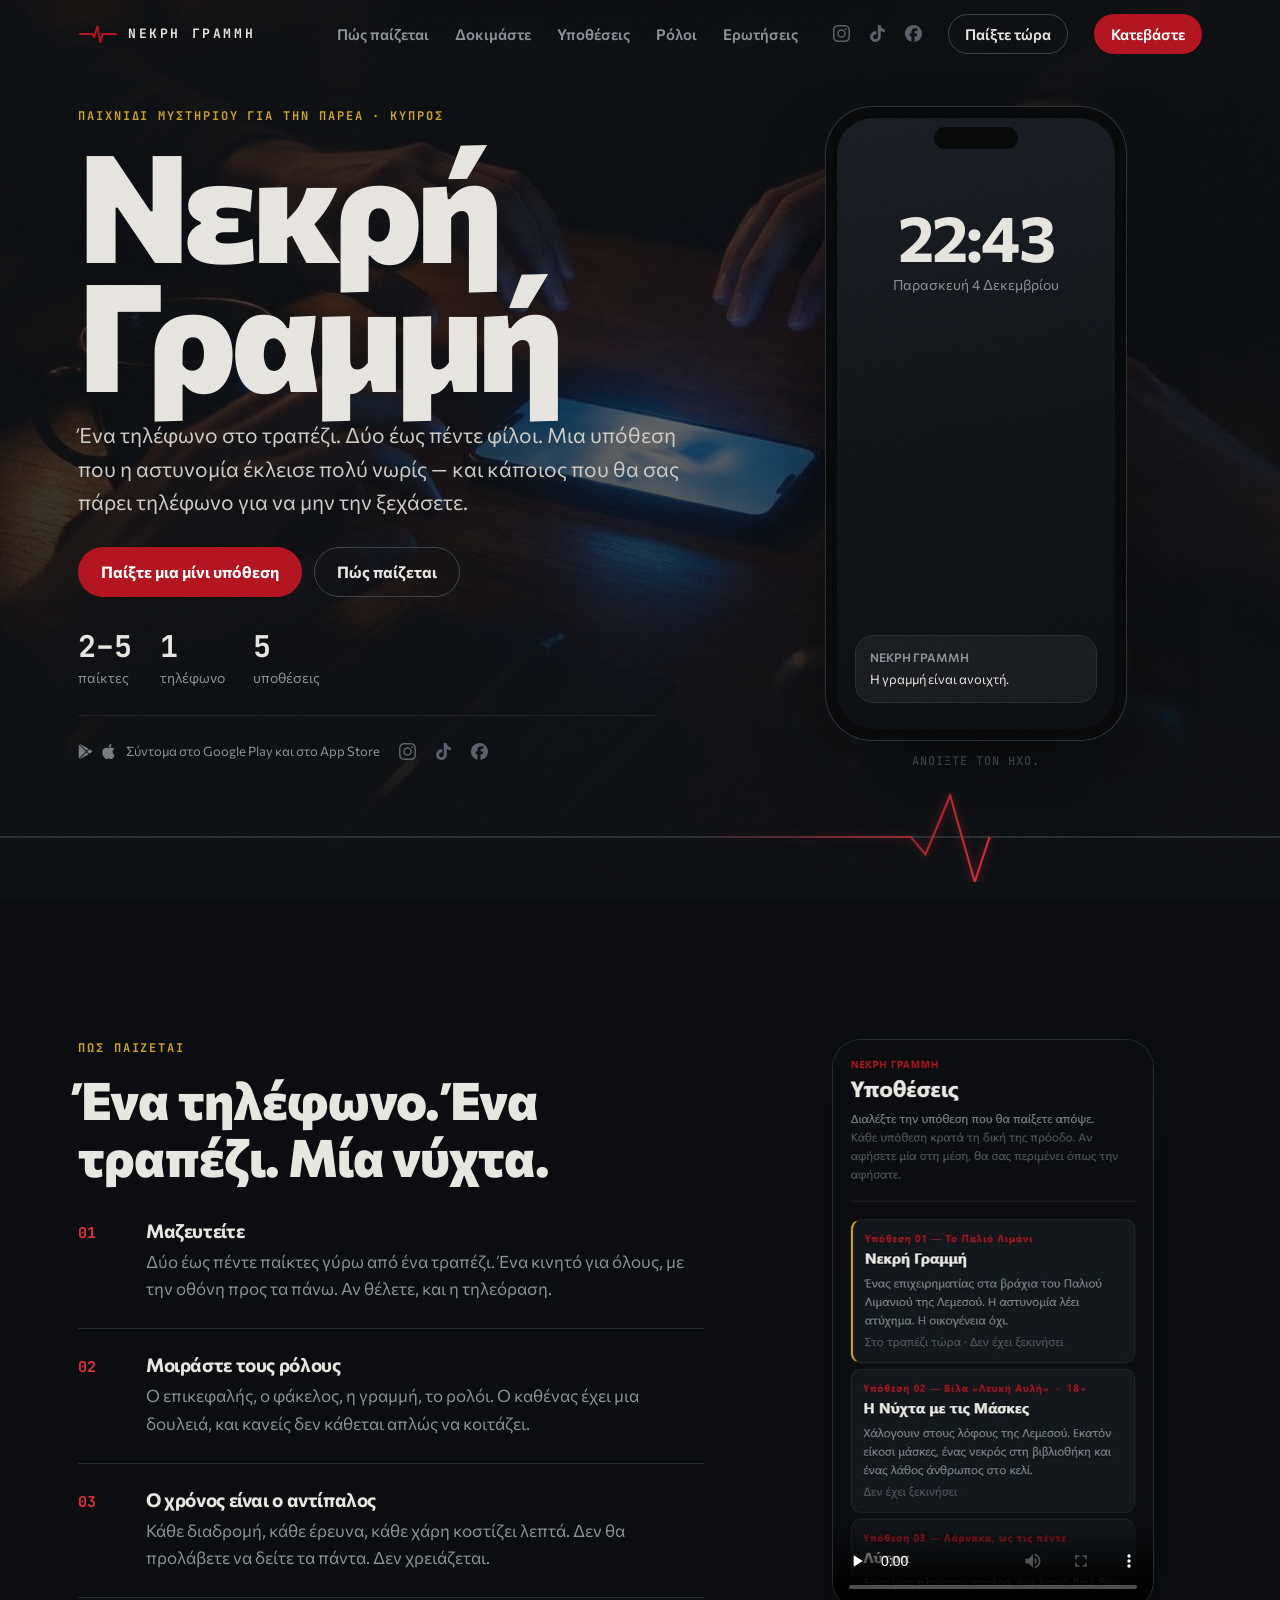
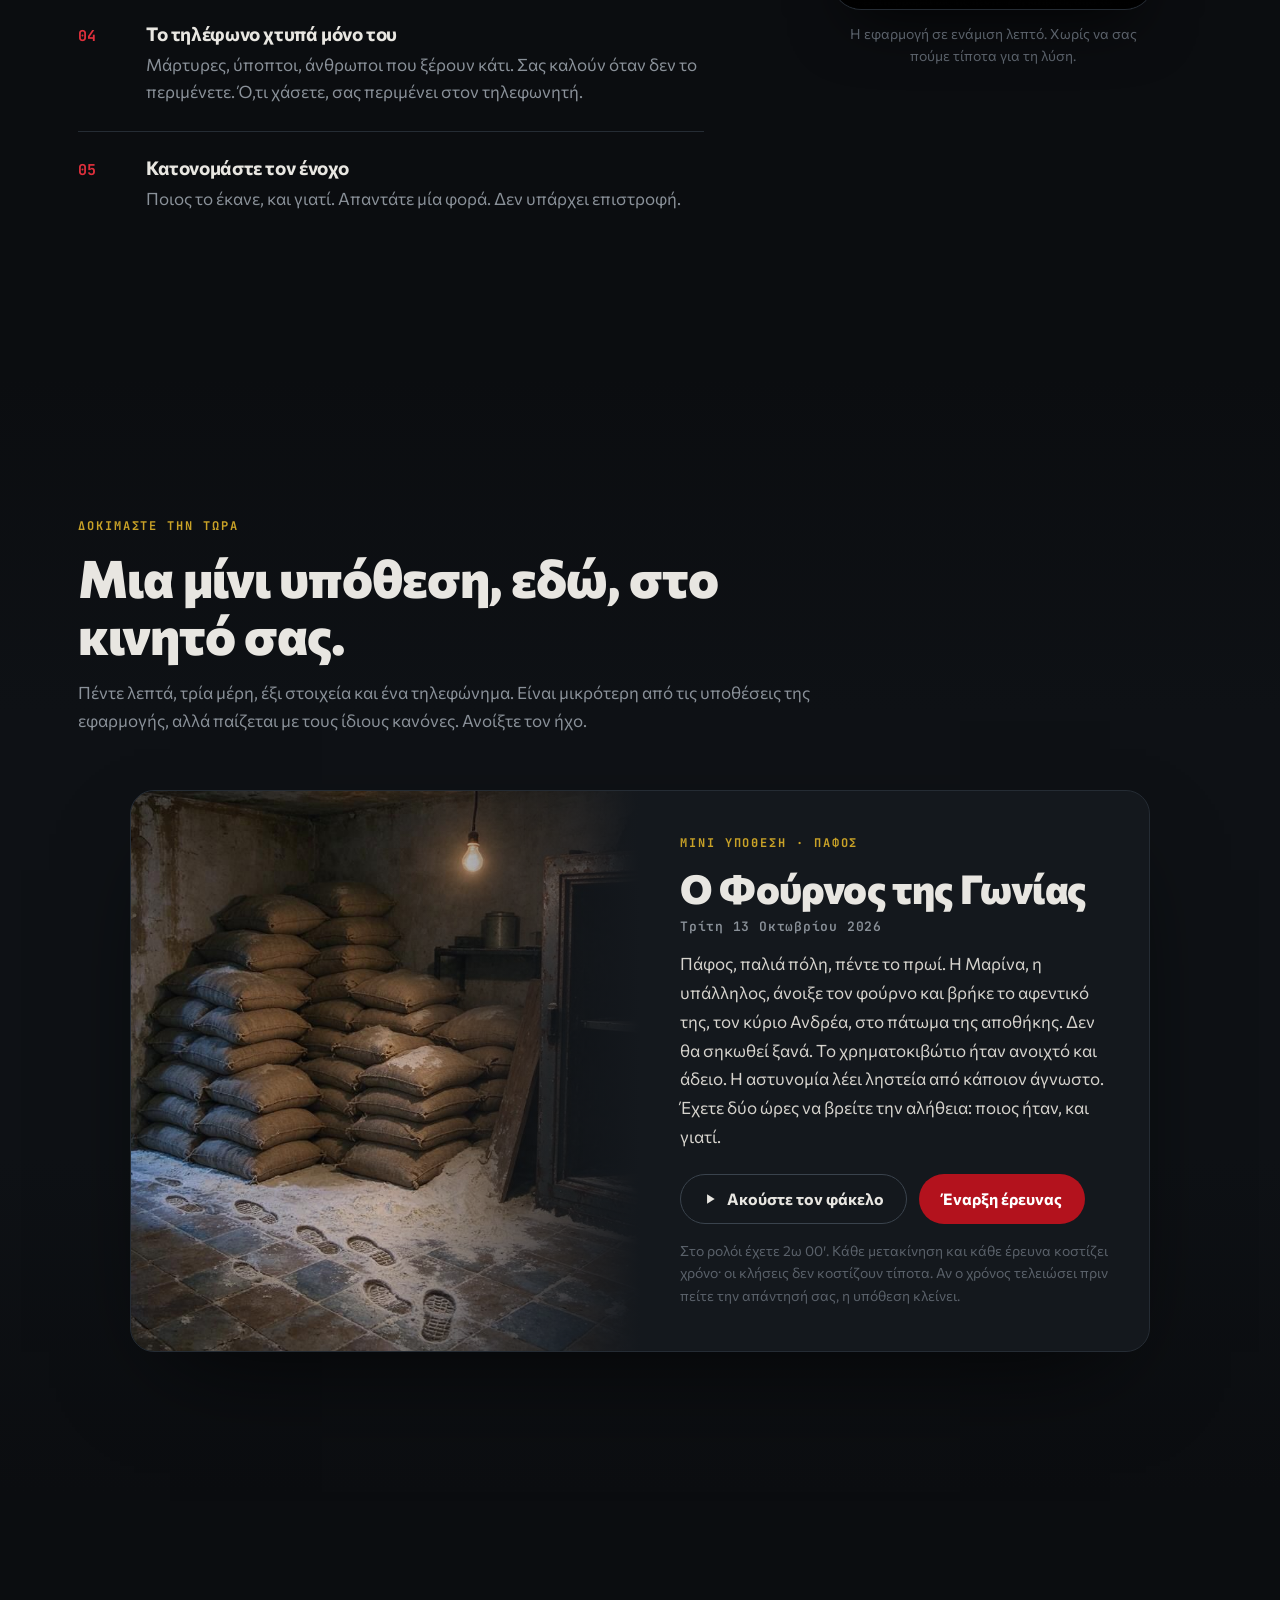
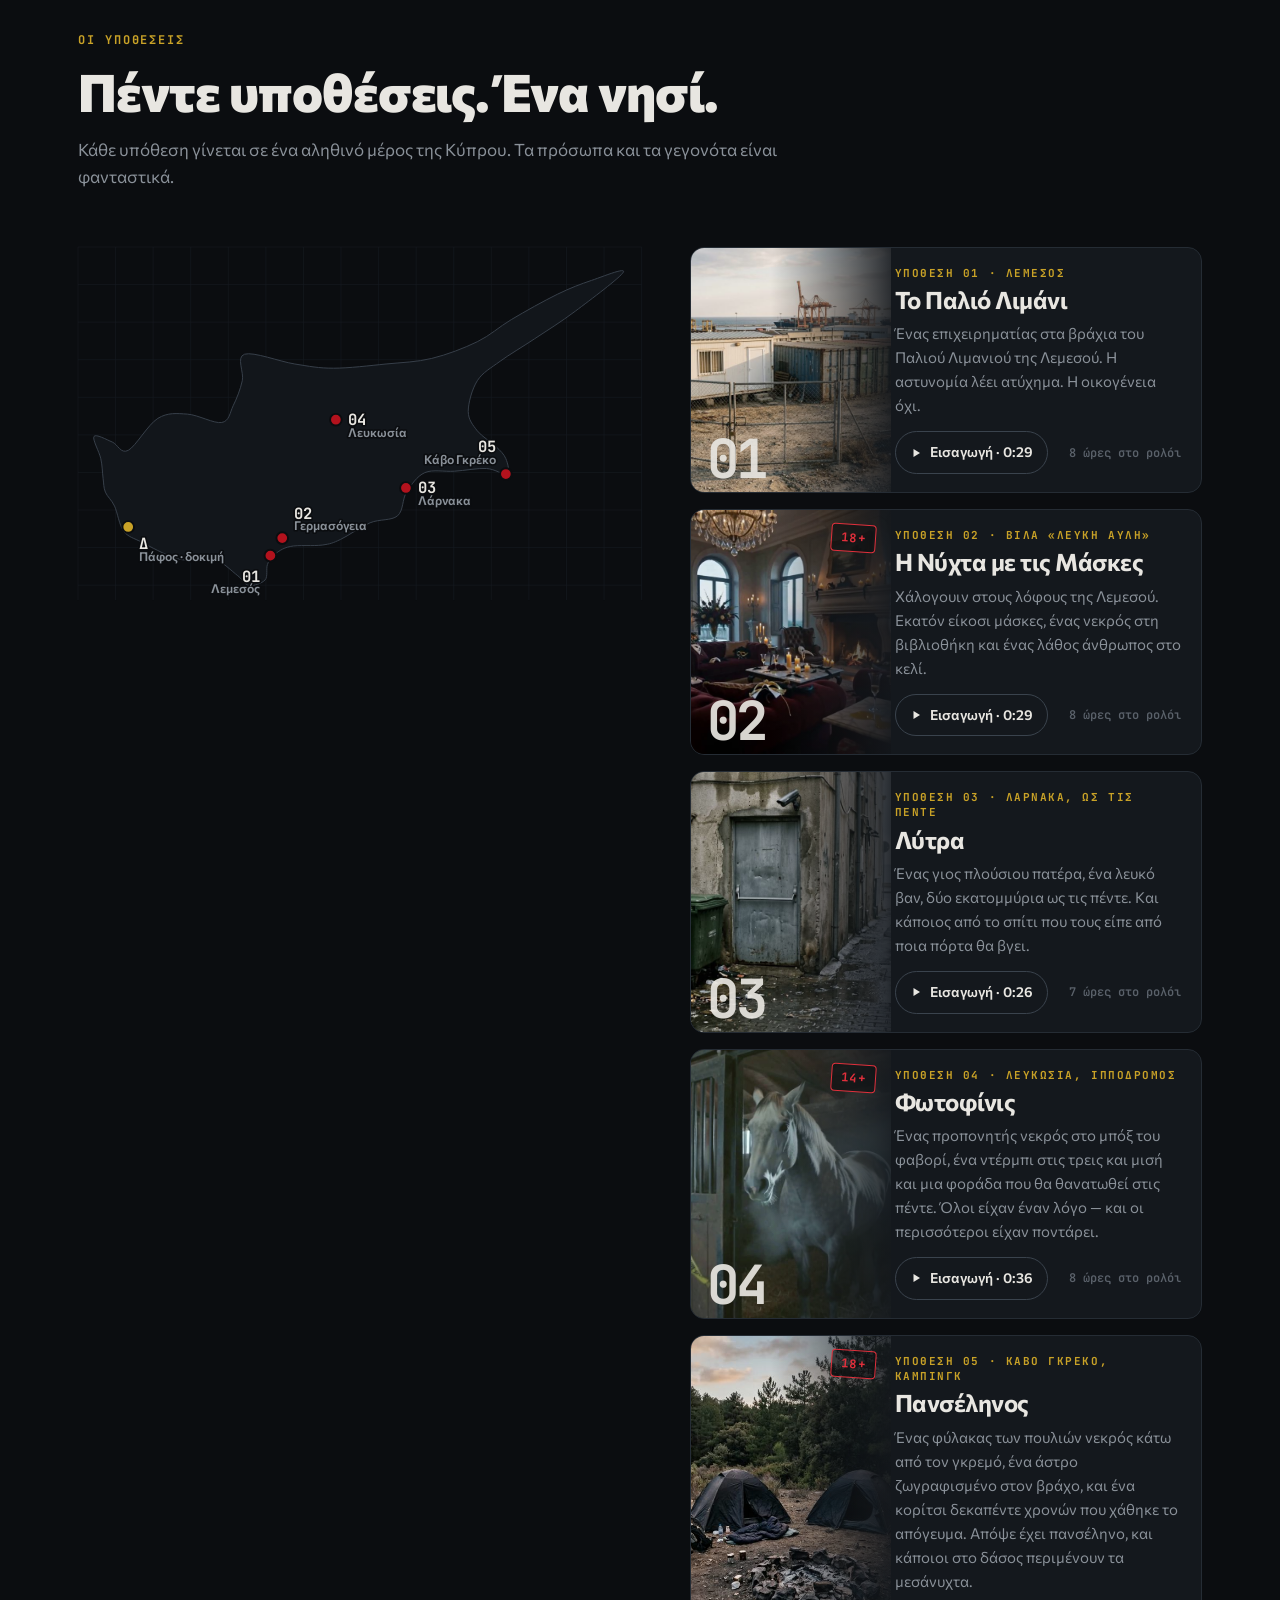
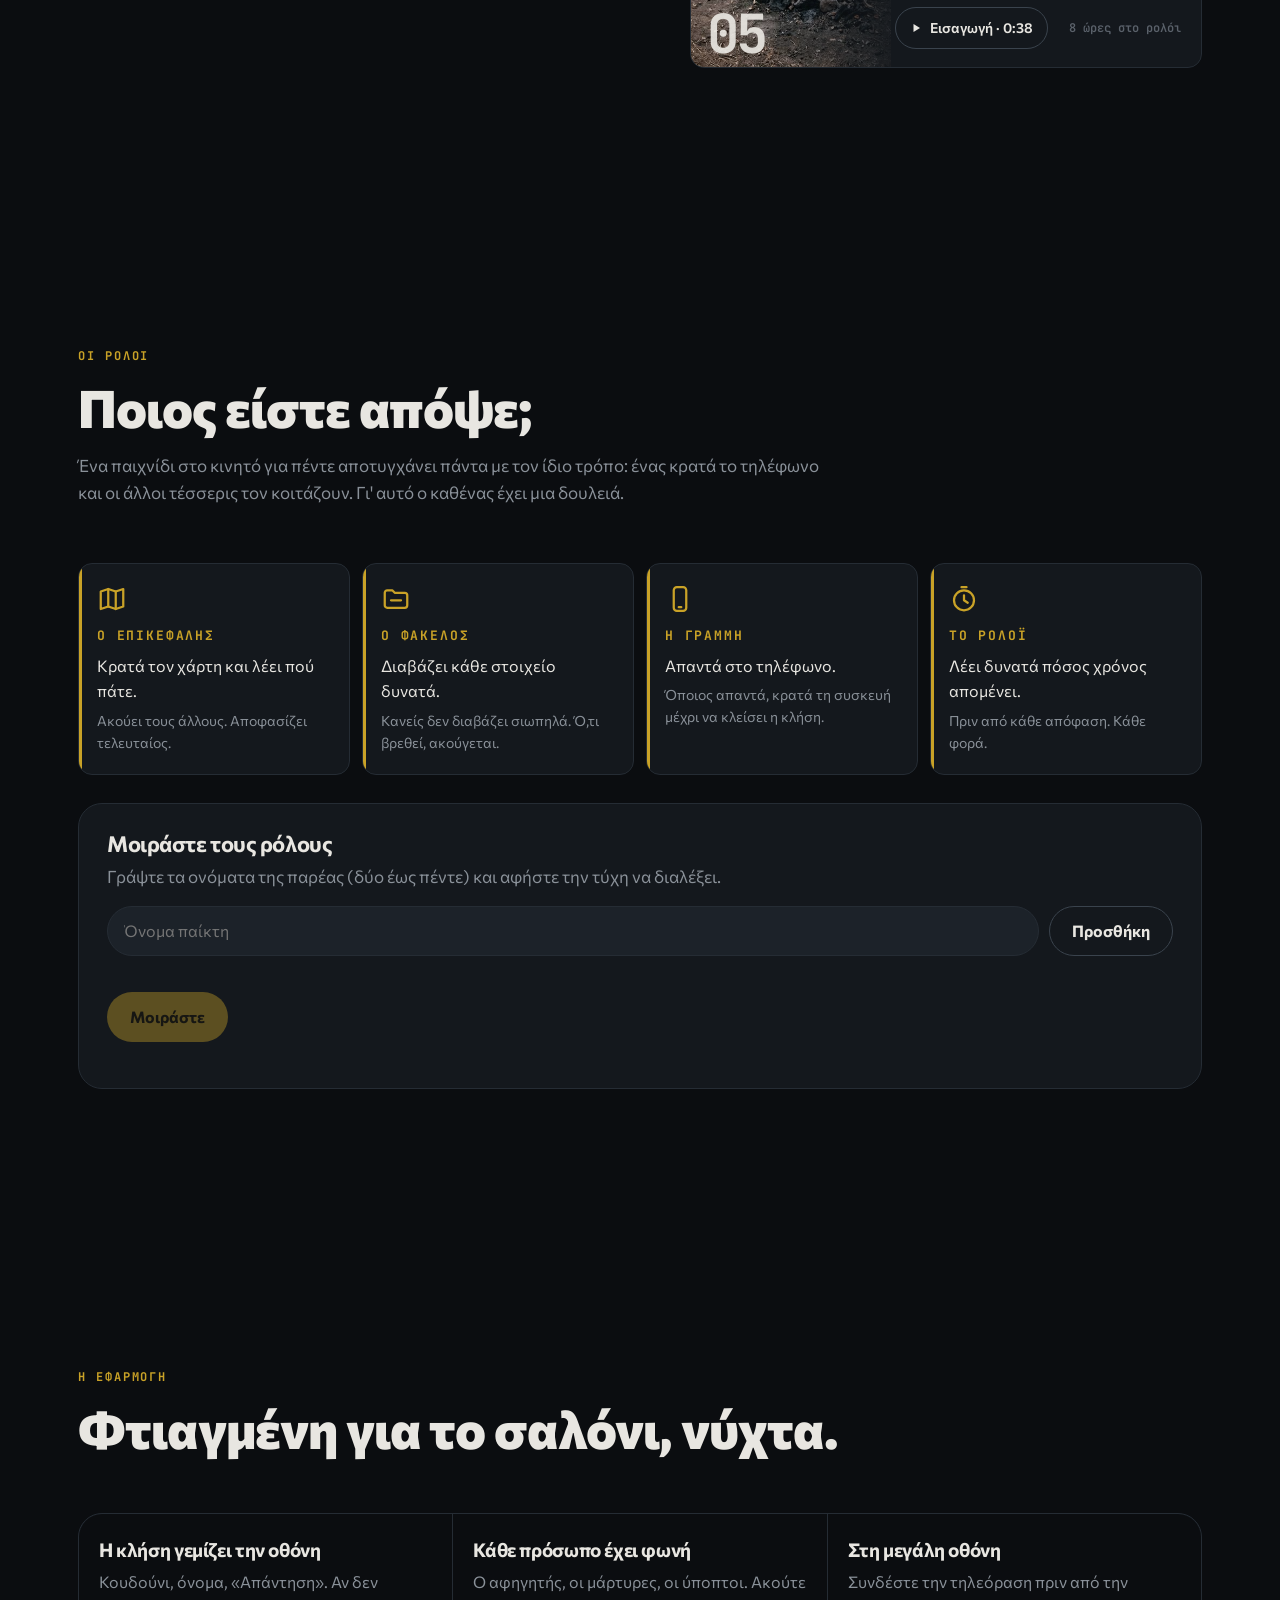
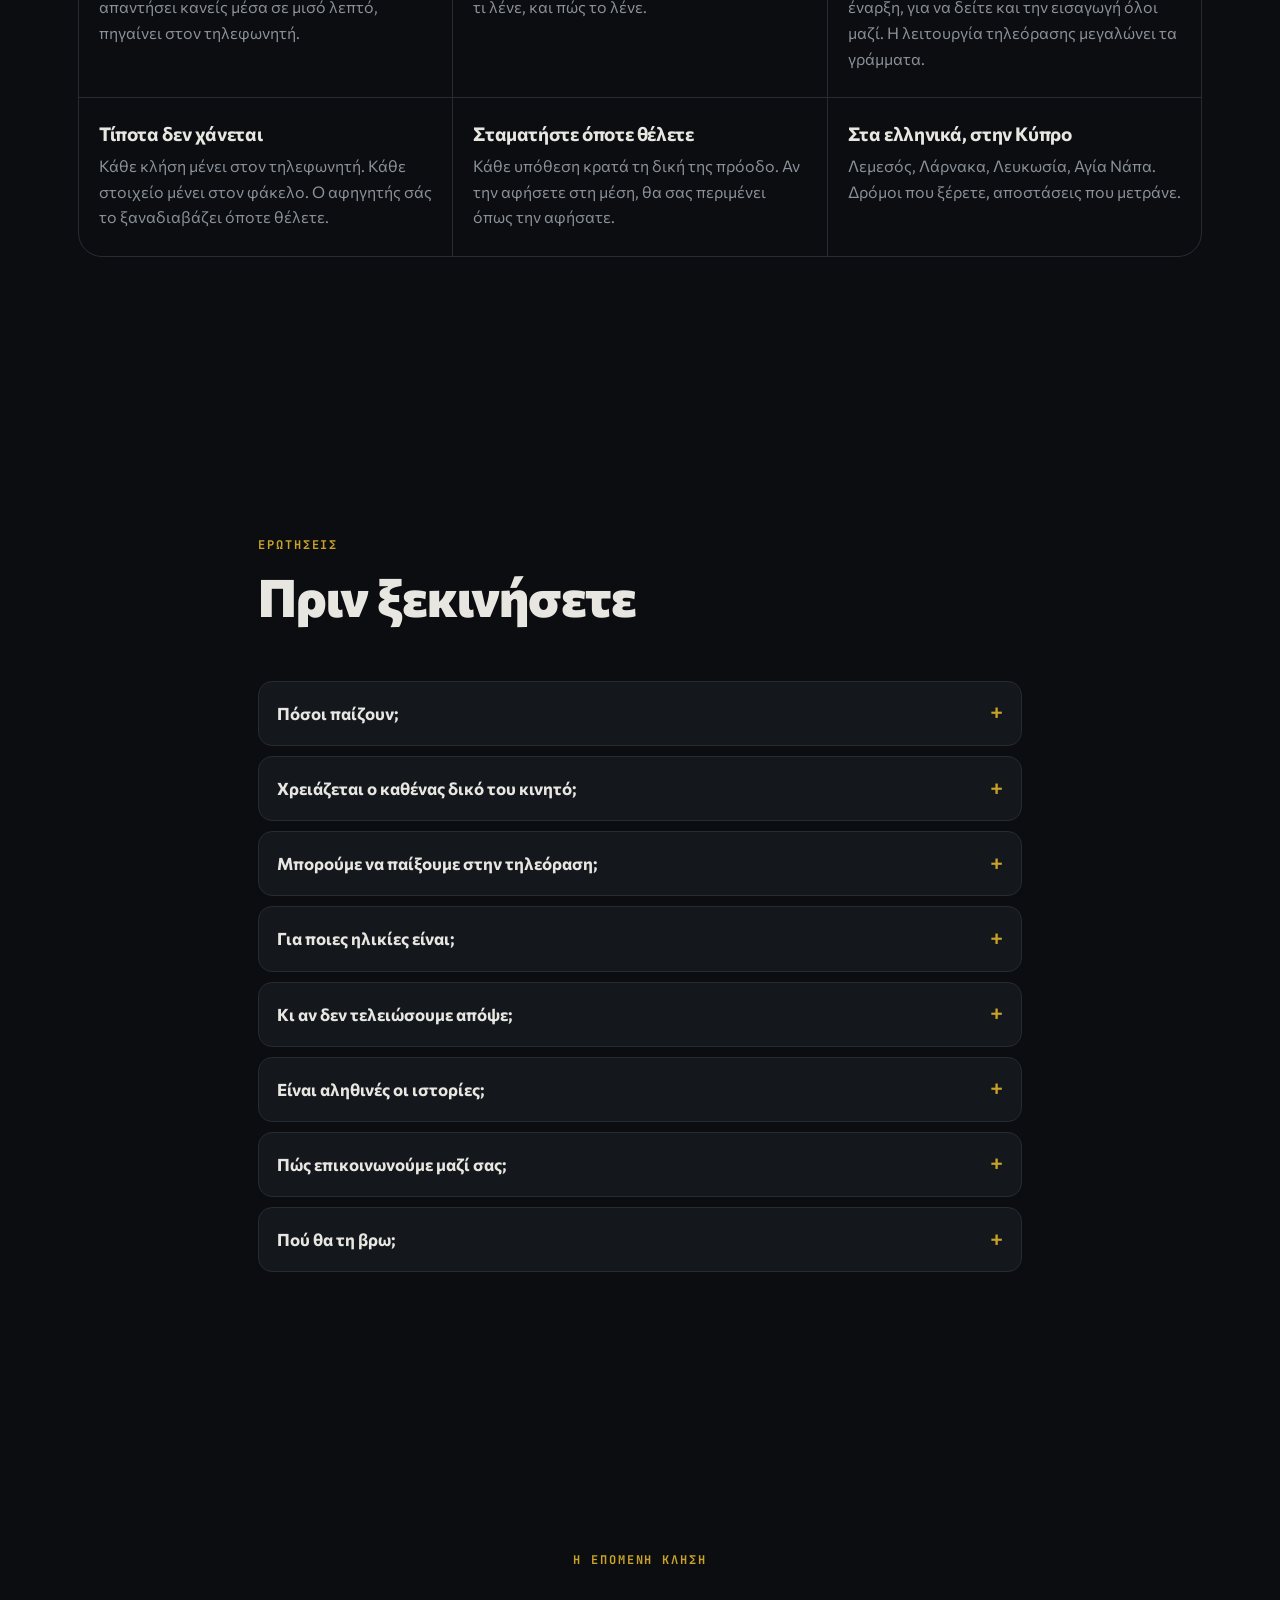
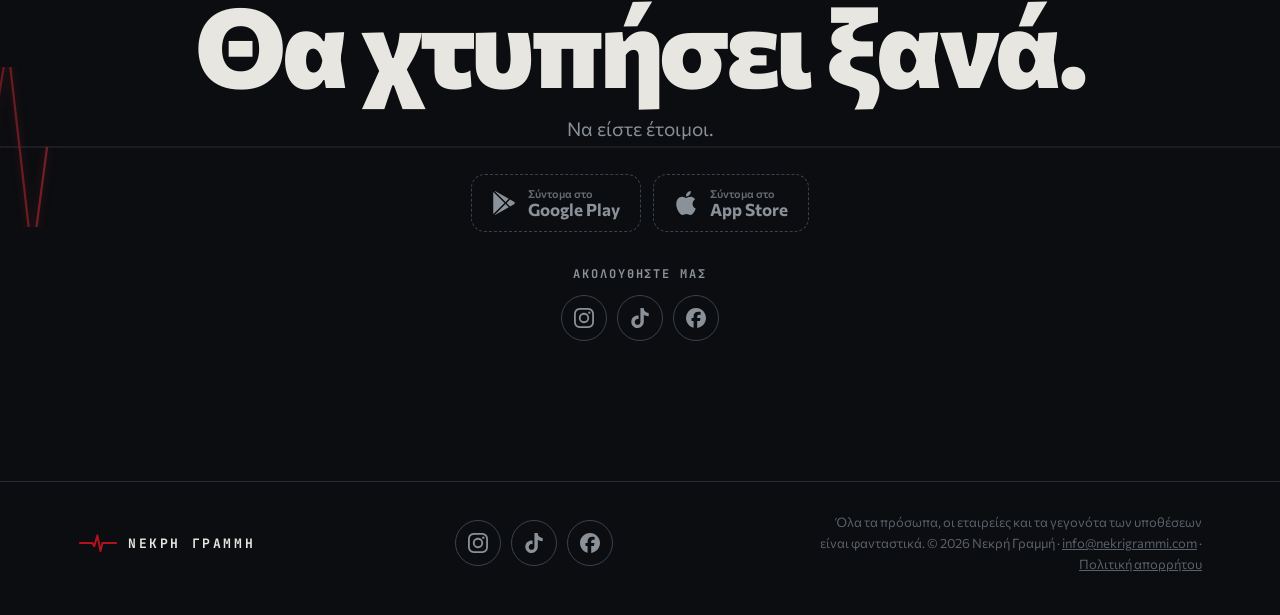
<file: index.html>
<!doctype html>
<html lang="el">
<head>
  <meta charset="utf-8">
  <meta name="viewport" content="width=device-width, initial-scale=1, viewport-fit=cover">
  <title>Νεκρή Γραμμή — Παιχνίδι μυστηρίου για την παρέα</title>
  <meta name="description" content="Ένα τηλέφωνο στο τραπέζι, δύο έως πέντε φίλοι και μια υπόθεση στην Κύπρο που η αστυνομία έκλεισε πολύ νωρίς. Οι μάρτυρες σας παίρνουν τηλέφωνο. Ο χρόνος μετράει.">
  <meta name="theme-color" content="#0B0D10">
  <meta name="color-scheme" content="dark">
  <link rel="canonical" href="https://nekrigrammi.com/" data-config="canonical">

  <meta property="og:type" content="website">
  <meta property="og:url" content="https://nekrigrammi.com/">
  <meta property="og:locale" content="el_GR">
  <meta property="og:site_name" content="Νεκρή Γραμμή">
  <meta property="og:title" content="Νεκρή Γραμμή — Θα χτυπήσει ξανά.">
  <meta property="og:description" content="Παιχνίδι μυστηρίου για δύο έως πέντε παίκτες. Ένα τηλέφωνο, ένα τραπέζι, μια υπόθεση στην Κύπρο.">
  <meta property="og:image" content="https://nekrigrammi.com/media/img/og.jpg" data-config="og-image">
  <meta property="og:image:alt" content="Ένα κινητό στη μέση του τραπεζιού, νύχτα, με μια εισερχόμενη κλήση, και τα χέρια της παρέας γύρω του.">
  <meta property="og:image:width" content="1200">
  <meta property="og:image:height" content="630">
  <meta name="twitter:card" content="summary_large_image">
  <meta name="twitter:title" content="Νεκρή Γραμμή — Θα χτυπήσει ξανά.">
  <meta name="twitter:description" content="Παιχνίδι μυστηρίου για δύο έως πέντε παίκτες. Ένα τηλέφωνο, ένα τραπέζι, μια υπόθεση στην Κύπρο.">
  <meta name="twitter:image" content="https://nekrigrammi.com/media/img/og.jpg">

  <link rel="icon" href="favicon.ico" sizes="48x48">
  <link rel="icon" type="image/png" sizes="192x192" href="media/img/icon-192.png">
  <link rel="apple-touch-icon" href="media/img/apple-touch-icon.png">
  <link rel="manifest" href="site.webmanifest">

  <link rel="preconnect" href="https://fonts.googleapis.com">
  <link rel="preconnect" href="https://fonts.gstatic.com" crossorigin>
  <link href="https://fonts.googleapis.com/css2?family=Commissioner:wght@400;500;600;700;800&family=JetBrains+Mono:wght@500;700&display=swap&subset=greek" rel="stylesheet">
  <link rel="stylesheet" href="css/site.css?v=d4baa01b">

  <script type="application/ld+json">
  {
    "@context": "https://schema.org",
    "@type": "VideoGame",
    "name": "Νεκρή Γραμμή",
    "url": "https://nekrigrammi.com/",
    "image": "https://nekrigrammi.com/media/img/og.jpg",
    "sameAs": [
      "https://www.instagram.com/nekrigrammi/",
      "https://www.facebook.com/profile.php?id=61595094895651",
      "https://www.tiktok.com/@nekrigrammi"
    ],
    "email": "info@nekrigrammi.com",
    "inLanguage": "el",
    "genre": ["Μυστήριο", "Παιχνίδι για την παρέα"],
    "numberOfPlayers": { "@type": "QuantitativeValue", "minValue": 2, "maxValue": 5 },
    "gamePlatform": ["Android", "iOS"],
    "description": "Παιχνίδι μυστηρίου για δύο έως πέντε παίκτες με ένα τηλέφωνο στο τραπέζι. Πέντε υποθέσεις στην Κύπρο."
  }
  </script>
</head>
<body>
  <a class="skip" href="#main">Μετάβαση στο περιεχόμενο</a>

  <!-- ===== Header ===== -->
  <header class="site-header" id="top">
    <div class="wrap header-row">
      <a class="brand" href="#top" aria-label="Νεκρή Γραμμή — αρχή">
        <svg class="brand-mark" viewBox="0 0 64 32" aria-hidden="true"><path d="M3 16h20l3 5 5-17 5 25 3-13h22" /></svg>
        <span class="brand-name">ΝΕΚΡΗ ΓΡΑΜΜΗ</span>
      </a>
      <nav class="nav" id="nav" aria-label="Κύριο μενού">
        <a href="#how">Πώς παίζεται</a>
        <a href="#demo">Δοκιμάστε</a>
        <a href="#cases">Υποθέσεις</a>
        <a href="#roles">Ρόλοι</a>
        <a href="#faq">Ερωτήσεις</a>
        <ul class="nav-social" id="socialHeader" aria-label="Κοινωνικά δίκτυα"></ul>
        <a class="btn btn-small btn-ghost nav-play" href="#demo">Παίξτε τώρα</a>
        <a class="btn btn-small btn-blood nav-cta" id="navCta" href="#download">Κατεβάστε</a>
      </nav>
      <a class="btn btn-small btn-blood header-get" id="headerGet" href="#download">Κατεβάστε</a>
      <button class="nav-toggle" id="navToggle" aria-controls="nav" aria-expanded="false" aria-label="Μενού">
        <span></span><span></span>
      </button>
    </div>
  </header>

  <main id="main">
    <!-- ===== Hero: the site rings ===== -->
    <section class="hero" aria-labelledby="heroTitle">
      <div class="hero-bg" aria-hidden="true"><img src="media/img/hero.jpg" alt="" fetchpriority="high"></div>
      <div class="wrap hero-grid">
        <div class="hero-copy">
          <p class="kicker">Παιχνίδι μυστηρίου για την παρέα · Κύπρος</p>
          <h1 id="heroTitle">Νεκρή<br>Γραμμή</h1>
          <p class="lead">Ένα τηλέφωνο στο τραπέζι. Δύο έως πέντε φίλοι. Μια υπόθεση που η αστυνομία έκλεισε πολύ νωρίς&nbsp;— και κάποιος που θα σας πάρει τηλέφωνο για να μην την ξεχάσετε.</p>
          <div class="hero-actions">
            <a class="btn btn-blood" href="#demo">Παίξτε μια μίνι υπόθεση</a>
            <a class="btn btn-ghost" href="#how">Πώς παίζεται</a>
          </div>
          <div class="hero-badges" id="heroBadges" hidden></div>
          <ul class="facts" aria-label="Με μια ματιά">
            <li><b>2–5</b><span>παίκτες</span></li>
            <li><b>1</b><span>τηλέφωνο</span></li>
            <li><b>5</b><span>υποθέσεις</span></li>
          </ul>
          <div class="hero-links" id="heroLinks" hidden>
            <a class="hero-stores" id="heroStores" href="#download"></a>
            <ul class="hero-social" id="socialHero" aria-label="Κοινωνικά δίκτυα"></ul>
          </div>
        </div>

        <div class="hero-phone">
          <div class="phone" id="heroPhone" data-state="idle">
            <div class="phone-notch" aria-hidden="true"></div>
            <div class="phone-screen" id="heroCall" aria-live="polite"></div>
          </div>
          <p class="phone-hint" id="heroHint">Ανοίξτε τον ήχο.</p>
        </div>
      </div>
      <canvas class="pulse-line" id="pulseLine" aria-hidden="true"></canvas>
    </section>

    <!-- ===== How it plays ===== -->
    <section class="section" id="how" aria-labelledby="howTitle">
      <div class="wrap how-grid">
        <div>
          <p class="kicker">Πώς παίζεται</p>
          <h2 id="howTitle">Ένα τηλέφωνο. Ένα τραπέζι. Μία νύχτα.</h2>
          <ol class="steps">
            <li class="reveal">
              <span class="step-n">01</span>
              <div><h3>Μαζευτείτε</h3><p>Δύο έως πέντε παίκτες γύρω από ένα τραπέζι. Ένα κινητό για όλους, με την οθόνη προς τα πάνω. Αν θέλετε, και η τηλεόραση.</p></div>
            </li>
            <li class="reveal">
              <span class="step-n">02</span>
              <div><h3>Μοιράστε τους ρόλους</h3><p>Ο επικεφαλής, ο φάκελος, η γραμμή, το ρολόι. Ο καθένας έχει μια δουλειά, και κανείς δεν κάθεται απλώς να κοιτάζει.</p></div>
            </li>
            <li class="reveal">
              <span class="step-n">03</span>
              <div><h3>Ο χρόνος είναι ο αντίπαλος</h3><p>Κάθε διαδρομή, κάθε έρευνα, κάθε χάρη κοστίζει λεπτά. Δεν θα προλάβετε να δείτε τα πάντα. Δεν χρειάζεται.</p></div>
            </li>
            <li class="reveal">
              <span class="step-n">04</span>
              <div><h3>Το τηλέφωνο χτυπά μόνο του</h3><p>Μάρτυρες, ύποπτοι, άνθρωποι που ξέρουν κάτι. Σας καλούν όταν δεν το περιμένετε. Ό,τι χάσετε, σας περιμένει στον τηλεφωνητή.</p></div>
            </li>
            <li class="reveal">
              <span class="step-n">05</span>
              <div><h3>Κατονομάστε τον ένοχο</h3><p>Ποιος το έκανε, και γιατί. Απαντάτε μία φορά. Δεν υπάρχει επιστροφή.</p></div>
            </li>
          </ol>
        </div>
        <figure class="film reveal">
          <div class="film-frame">
            <video id="howVideo" src="media/video/how-to-play.mp4" poster="media/video/how-to-play.jpg" preload="none" playsinline controls></video>
          </div>
          <figcaption>Η εφαρμογή σε ενάμιση λεπτό. Χωρίς να σας πούμε τίποτα για τη λύση.</figcaption>
        </figure>
      </div>
    </section>

    <!-- ===== The playable mini-case ===== -->
    <section class="section section-demo" id="demo" aria-labelledby="demoTitle">
      <div class="wrap">
        <div class="section-head">
          <p class="kicker">Δοκιμάστε την τώρα</p>
          <h2 id="demoTitle">Μια μίνι υπόθεση, εδώ, στο κινητό σας.</h2>
          <p class="muted">Πέντε λεπτά, τρία μέρη, έξι στοιχεία και ένα τηλεφώνημα. Είναι μικρότερη από τις υποθέσεις της εφαρμογής, αλλά παίζεται με τους ίδιους κανόνες. Ανοίξτε τον ήχο.</p>
        </div>
        <div class="demo" id="demoApp" aria-live="polite"></div>
      </div>
    </section>

    <!-- ===== The cases and the island ===== -->
    <section class="section" id="cases" aria-labelledby="casesTitle">
      <div class="wrap">
        <div class="section-head">
          <p class="kicker">Οι υποθέσεις</p>
          <h2 id="casesTitle">Πέντε υποθέσεις. Ένα νησί.</h2>
          <p class="muted">Κάθε υπόθεση γίνεται σε ένα αληθινό μέρος της Κύπρου. Τα πρόσωπα και τα γεγονότα είναι φανταστικά.</p>
        </div>
        <div class="cases-grid">
          <div class="map-wrap reveal">
            <svg class="island" id="island" viewBox="0 0 870 545" role="img" aria-label="Χάρτης της Κύπρου με τα μέρη των υποθέσεων"></svg>
          </div>
          <div class="dossiers" id="dossiers"></div>
        </div>
      </div>
    </section>

    <!-- ===== Roles, and who gets which ===== -->
    <section class="section" id="roles" aria-labelledby="rolesTitle">
      <div class="wrap">
        <div class="section-head">
          <p class="kicker">Οι ρόλοι</p>
          <h2 id="rolesTitle">Ποιος είστε απόψε;</h2>
          <p class="muted">Ένα παιχνίδι στο κινητό για πέντε αποτυγχάνει πάντα με τον ίδιο τρόπο: ένας κρατά το τηλέφωνο και οι άλλοι τέσσερις τον κοιτάζουν. Γι' αυτό ο καθένας έχει μια δουλειά.</p>
        </div>
        <div class="roles" id="roleCards"></div>

        <div class="dealer reveal" id="dealer">
          <div class="dealer-head">
            <h3>Μοιράστε τους ρόλους</h3>
            <p class="muted">Γράψτε τα ονόματα της παρέας (δύο έως πέντε) και αφήστε την τύχη να διαλέξει.</p>
          </div>
          <form class="dealer-form" id="dealerForm" autocomplete="off">
            <label class="sr-only" for="dealerName">Όνομα παίκτη</label>
            <input id="dealerName" type="text" maxlength="20" placeholder="Όνομα παίκτη" enterkeyhint="done">
            <button class="btn btn-ghost" type="submit">Προσθήκη</button>
          </form>
          <ul class="chips" id="dealerChips" aria-label="Παίκτες"></ul>
          <button class="btn btn-gold" id="dealerDeal" type="button" disabled>Μοιράστε</button>
          <ol class="deal" id="dealerResult" aria-live="polite"></ol>
        </div>
      </div>
    </section>

    <!-- ===== What the app does ===== -->
    <section class="section" aria-labelledby="featTitle">
      <div class="wrap">
        <div class="section-head">
          <p class="kicker">Η εφαρμογή</p>
          <h2 id="featTitle">Φτιαγμένη για το σαλόνι, νύχτα.</h2>
        </div>
        <ul class="features">
          <li class="reveal"><h3>Η κλήση γεμίζει την οθόνη</h3><p>Κουδούνι, όνομα, «Απάντηση». Αν δεν απαντήσει κανείς μέσα σε μισό λεπτό, πηγαίνει στον τηλεφωνητή.</p></li>
          <li class="reveal"><h3>Κάθε πρόσωπο έχει φωνή</h3><p>Ο αφηγητής, οι μάρτυρες, οι ύποπτοι. Ακούτε τι λένε, και πώς το λένε.</p></li>
          <li class="reveal"><h3>Στη μεγάλη οθόνη</h3><p>Συνδέστε την τηλεόραση πριν από την έναρξη, για να δείτε και την εισαγωγή όλοι μαζί. Η λειτουργία τηλεόρασης μεγαλώνει τα γράμματα.</p></li>
          <li class="reveal"><h3>Τίποτα δεν χάνεται</h3><p>Κάθε κλήση μένει στον τηλεφωνητή. Κάθε στοιχείο μένει στον φάκελο. Ο αφηγητής σάς το ξαναδιαβάζει όποτε θέλετε.</p></li>
          <li class="reveal"><h3>Σταματήστε όποτε θέλετε</h3><p>Κάθε υπόθεση κρατά τη δική της πρόοδο. Αν την αφήσετε στη μέση, θα σας περιμένει όπως την αφήσατε.</p></li>
          <li class="reveal"><h3>Στα ελληνικά, στην Κύπρο</h3><p>Λεμεσός, Λάρνακα, Λευκωσία, Αγία Νάπα. Δρόμοι που ξέρετε, αποστάσεις που μετράνε.</p></li>
        </ul>
      </div>
    </section>

    <!-- ===== FAQ ===== -->
    <section class="section" id="faq" aria-labelledby="faqTitle">
      <div class="wrap narrow">
        <div class="section-head">
          <p class="kicker">Ερωτήσεις</p>
          <h2 id="faqTitle">Πριν ξεκινήσετε</h2>
        </div>
        <div class="faq">
          <details><summary>Πόσοι παίζουν;</summary><p>Δύο έως πέντε. Με δύο ή τρεις, μοιράζεστε τους ρόλους όπως σας βολεύει. Ο φάκελος και η γραμμή είναι οι δύο που μετράνε.</p></details>
          <details><summary>Χρειάζεται ο καθένας δικό του κινητό;</summary><p>Όχι. Η παρέα παίζει με ένα τηλέφωνο, στη μέση του τραπεζιού. Το παιχνίδι δουλεύει καλύτερα όταν μιλάτε μεταξύ σας και όχι όταν κοιτάζετε την οθόνη.</p></details>
          <details><summary>Μπορούμε να παίξουμε στην τηλεόραση;</summary><p>Ναι. Στο Android, πατήστε «Σύνδεση σε τηλεόραση» πριν από την «Έναρξη έρευνας». Στο iPhone, ανοίξτε το Κέντρο Ελέγχου και επιλέξτε «Κατοπτρισμός οθόνης».</p></details>
          <details><summary>Για ποιες ηλικίες είναι;</summary><p>Κάθε υπόθεση γράφει τι περιέχει πριν ξεκινήσει. Κάποιες είναι για 14 και πάνω, κάποιες για ενήλικες. Θα το δείτε στον φάκελο κάθε υπόθεσης πιο πάνω.</p></details>
          <details><summary>Κι αν δεν τελειώσουμε απόψε;</summary><p>Κάθε υπόθεση κρατά τη δική της πρόοδο. Οι κλήσεις που θα χτυπούσαν στο μεταξύ θα σας περιμένουν στον τηλεφωνητή.</p></details>
          <details><summary>Είναι αληθινές οι ιστορίες;</summary><p>Όχι. Τα μέρη είναι αληθινά, οι αποστάσεις επίσης. Τα πρόσωπα, οι εταιρείες και τα γεγονότα είναι φανταστικά.</p></details>
          <details id="faqContact" hidden><summary>Πώς επικοινωνούμε μαζί σας;</summary><p data-config="contact-text"></p></details>
          <details><summary>Πού θα τη βρω;</summary><p data-config="stores-text">Η εφαρμογή έρχεται σύντομα για Android και iPhone. Ακολουθήστε μας για να μάθετε πρώτοι πότε.</p></details>
        </div>
      </div>
    </section>

    <!-- ===== Download ===== -->
    <section class="section final" id="download" aria-labelledby="finalTitle">
      <canvas class="pulse-line pulse-line-final" id="pulseFinal" aria-hidden="true"></canvas>
      <div class="wrap final-inner">
        <p class="kicker">Η επόμενη κλήση</p>
        <h2 id="finalTitle">Θα χτυπήσει ξανά.</h2>
        <p class="muted">Να είστε έτοιμοι.</p>
        <div class="stores" id="stores"></div>
        <p class="follow" id="followLabel" hidden>Ακολουθήστε μας</p>
        <ul class="social" id="socialFinal" aria-label="Κοινωνικά δίκτυα"></ul>
      </div>
    </section>
  </main>

  <footer class="site-footer">
    <div class="wrap footer-row">
      <div class="footer-brand">
        <svg class="brand-mark" viewBox="0 0 64 32" aria-hidden="true"><path d="M3 16h20l3 5 5-17 5 25 3-13h22" /></svg>
        <span>ΝΕΚΡΗ ΓΡΑΜΜΗ</span>
      </div>
      <ul class="social" id="socialFooter" aria-label="Κοινωνικά δίκτυα"></ul>
      <p class="faint small">Όλα τα πρόσωπα, οι εταιρείες και τα γεγονότα των υποθέσεων είναι φανταστικά. © <span id="year">2026</span> Νεκρή Γραμμή<span data-config="contact"></span> · <a href="/privacy/">Πολιτική απορρήτου</a></p>
    </div>
  </footer>

  <!-- Video player for the case intros -->
  <dialog class="modal" id="videoModal" aria-labelledby="videoTitle">
    <div class="modal-inner">
      <button class="modal-close" type="button" data-close aria-label="Κλείσιμο">×</button>
      <p class="kicker" id="videoKicker"></p>
      <h3 id="videoTitle"></h3>
      <p class="warning" id="videoWarning" hidden></p>
      <div class="modal-video"><video id="videoPlayer" playsinline controls preload="none"></video></div>
    </div>
  </dialog>

  <script src="js/config.js?v=d4baa01b"></script>
  <script src="js/data.js?v=d4baa01b"></script>
  <script src="js/timings.js?v=d4baa01b"></script>
  <script src="js/icons.js?v=d4baa01b"></script>
  <script src="js/call.js?v=d4baa01b"></script>
  <script src="js/demo.js?v=d4baa01b"></script>
  <script src="js/main.js?v=d4baa01b"></script>
</body>
</html>
</file>
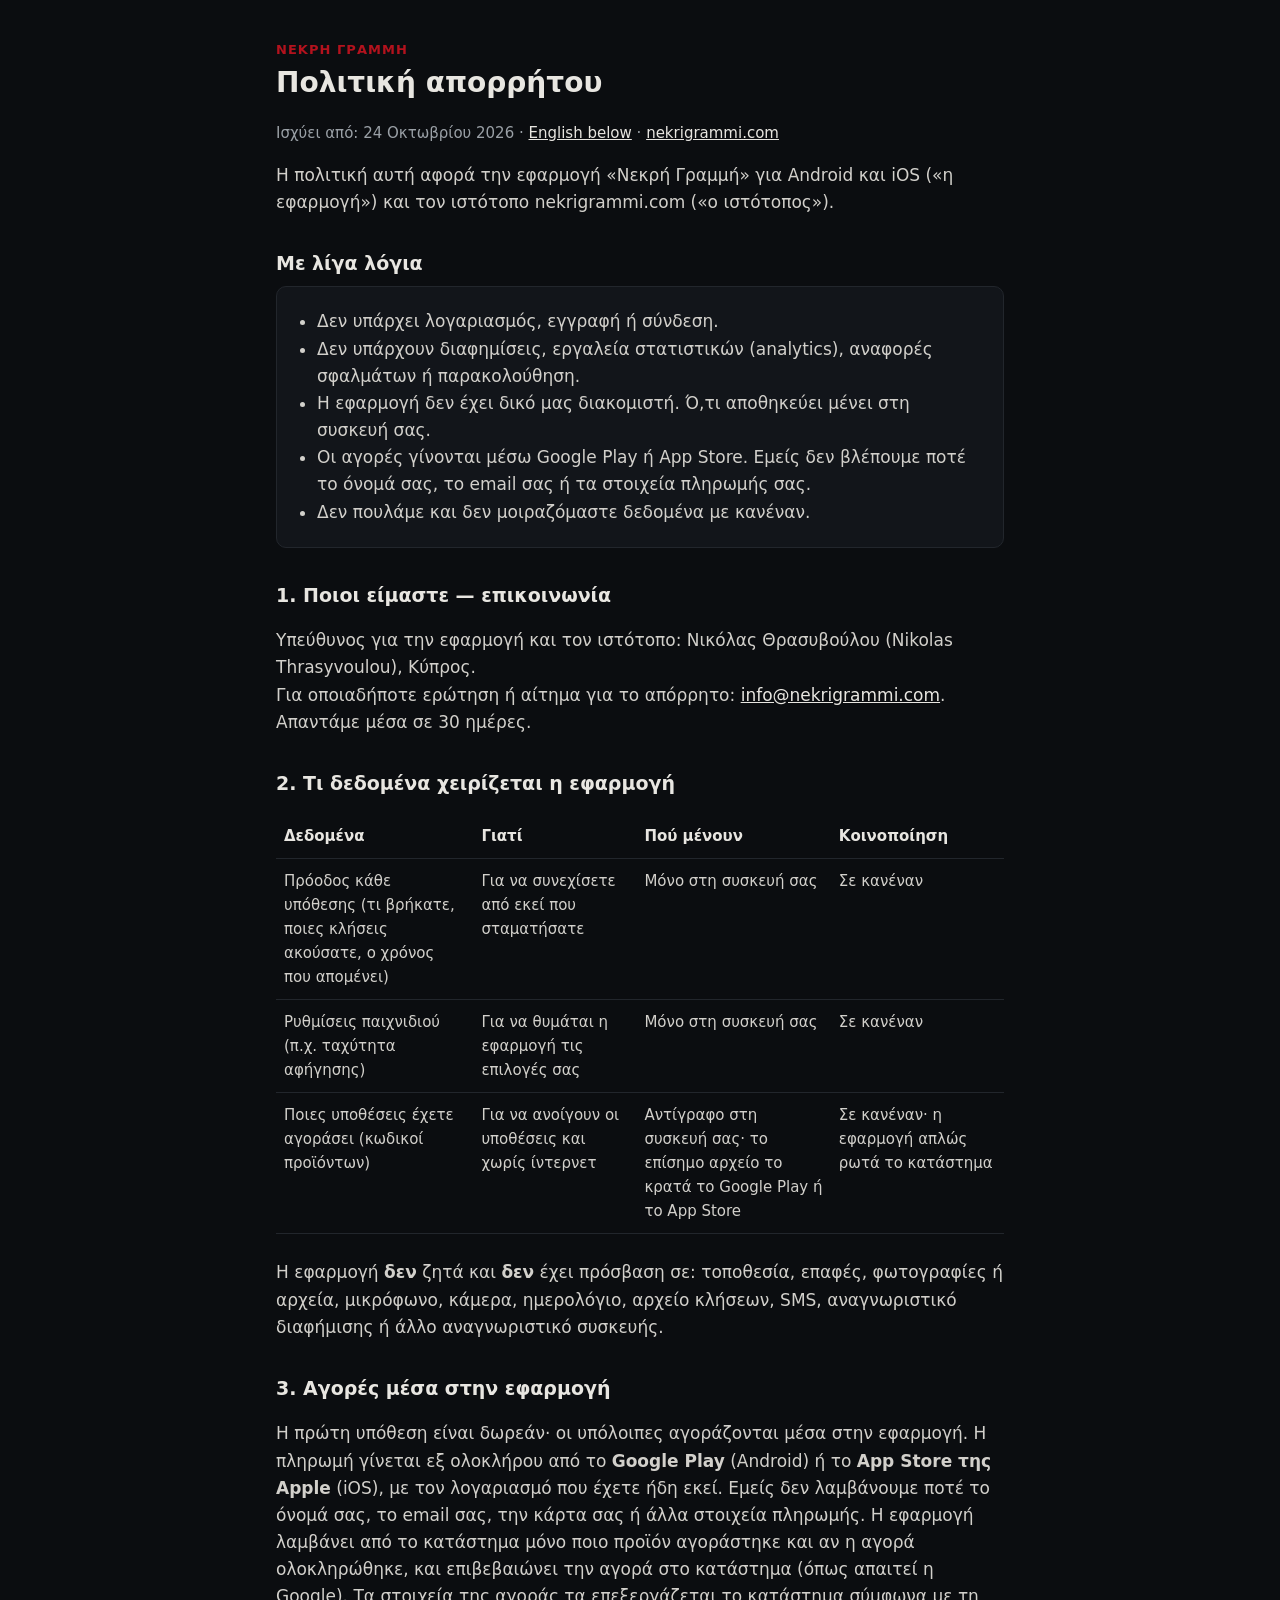
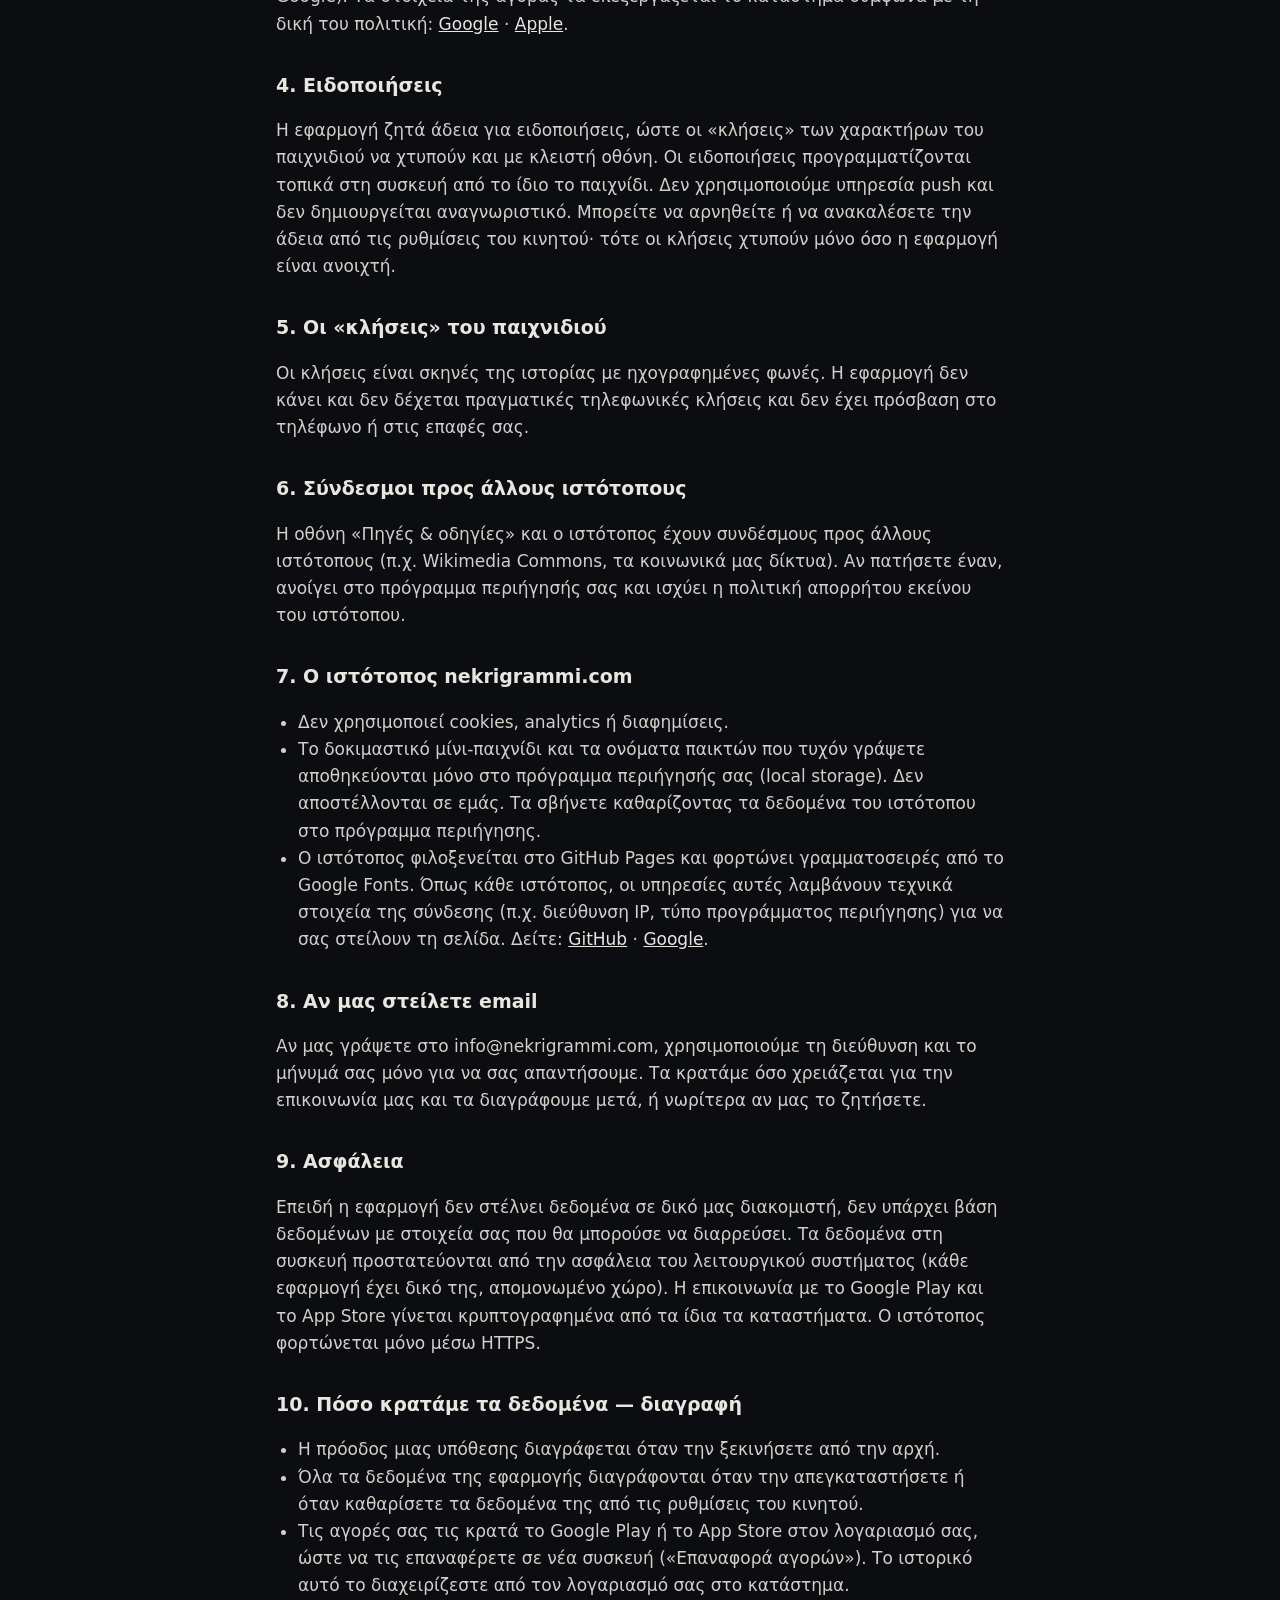
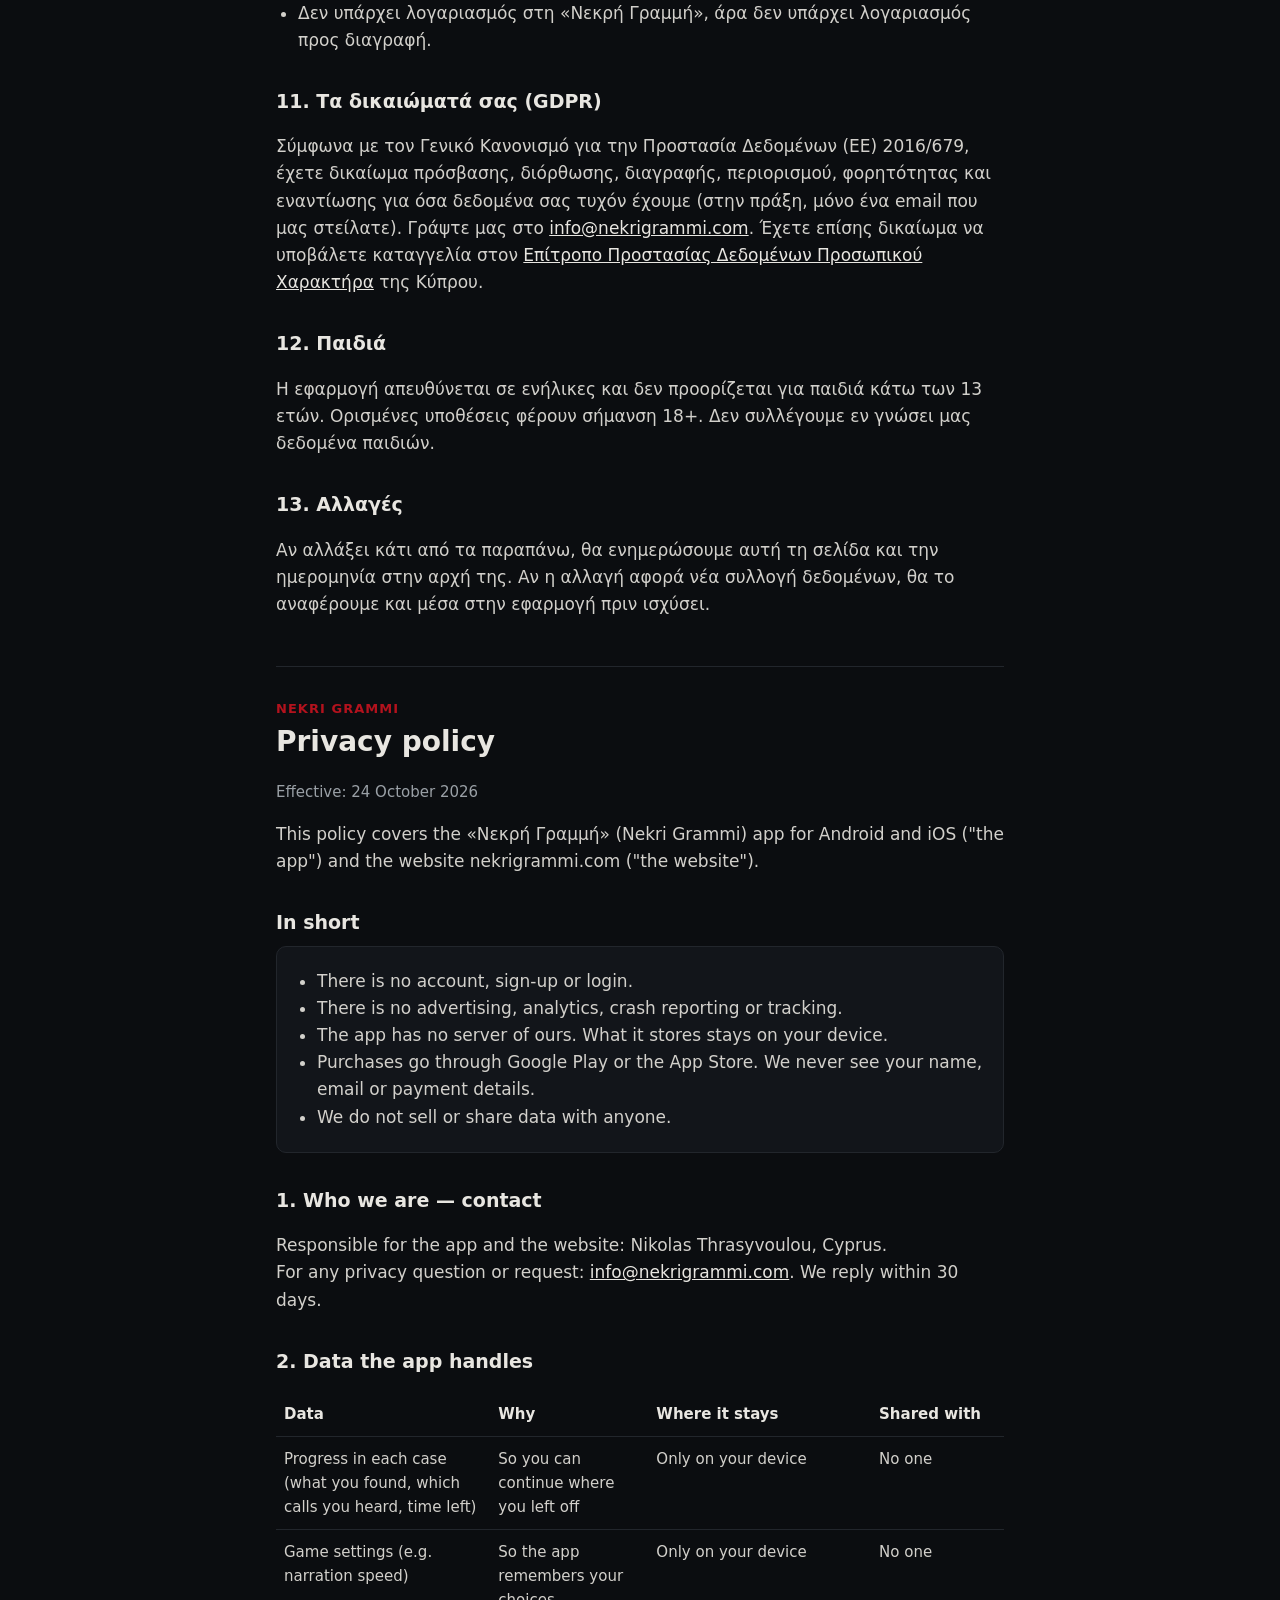
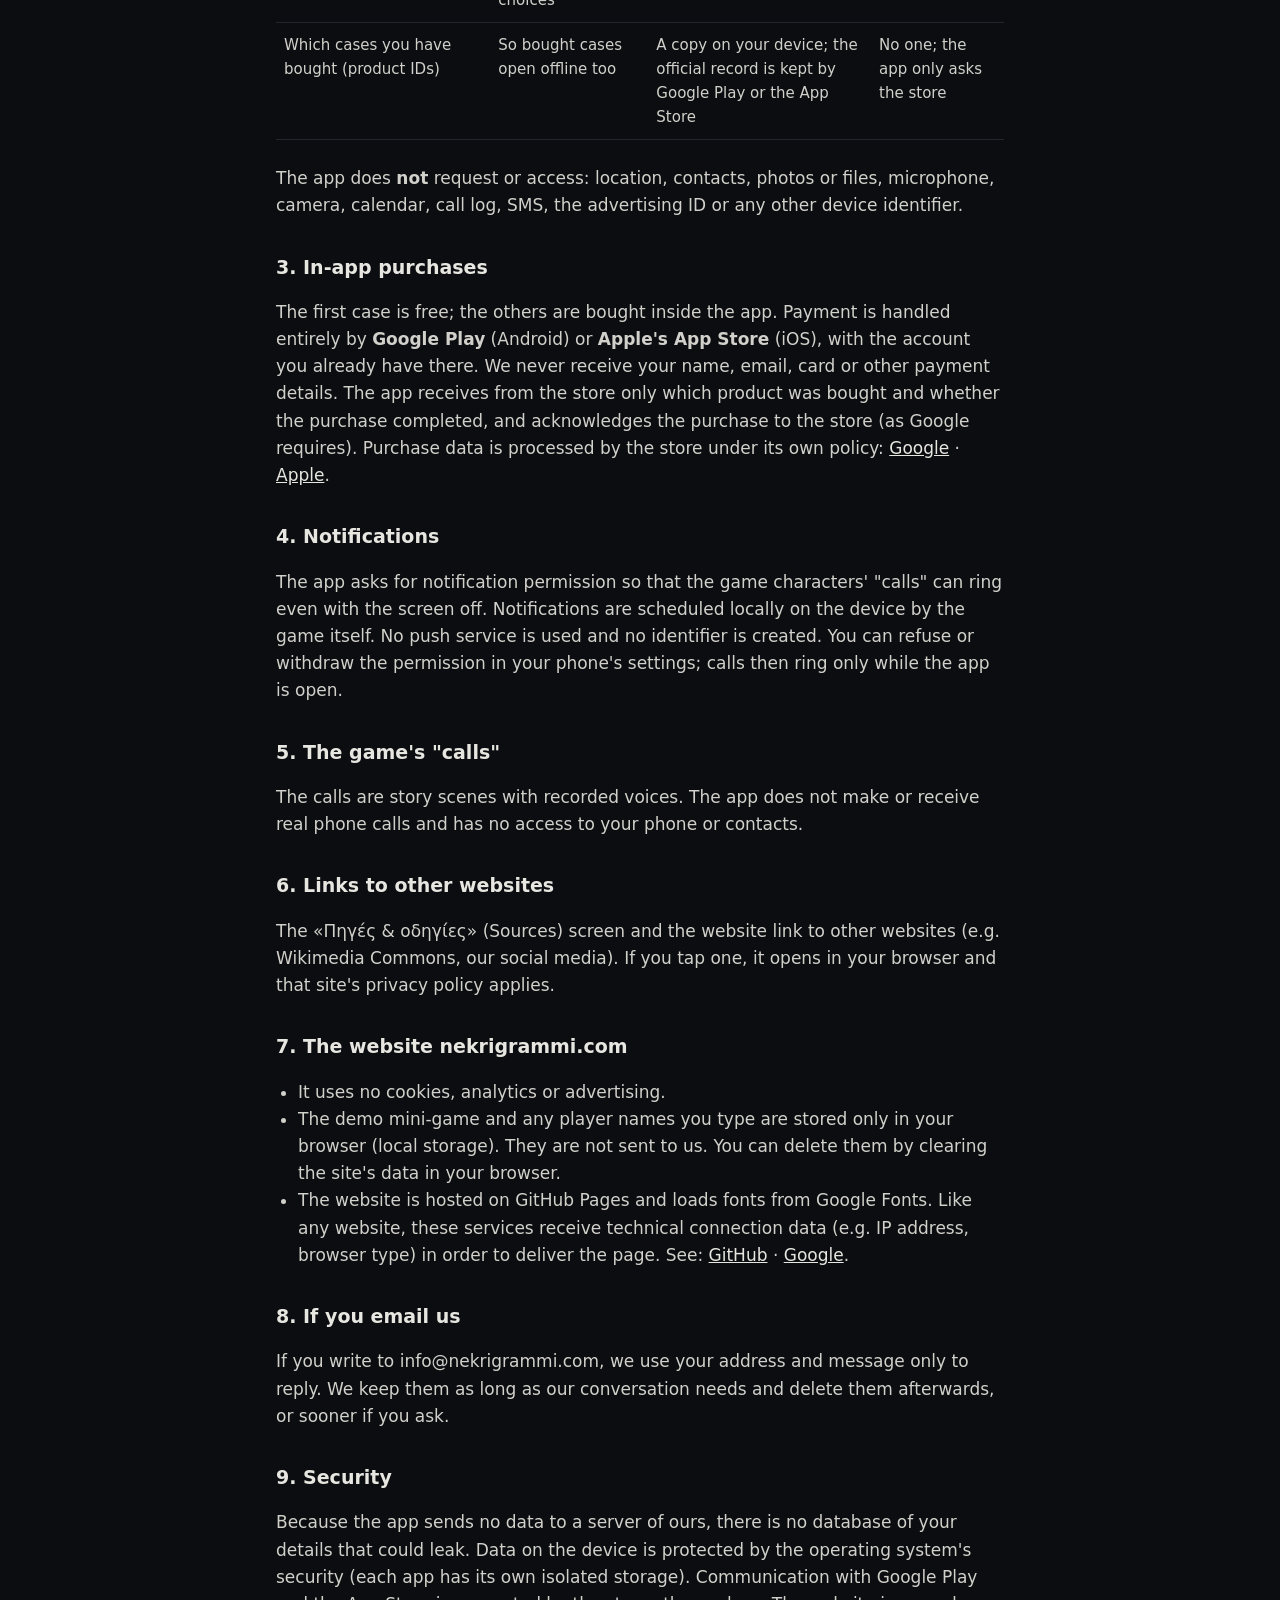
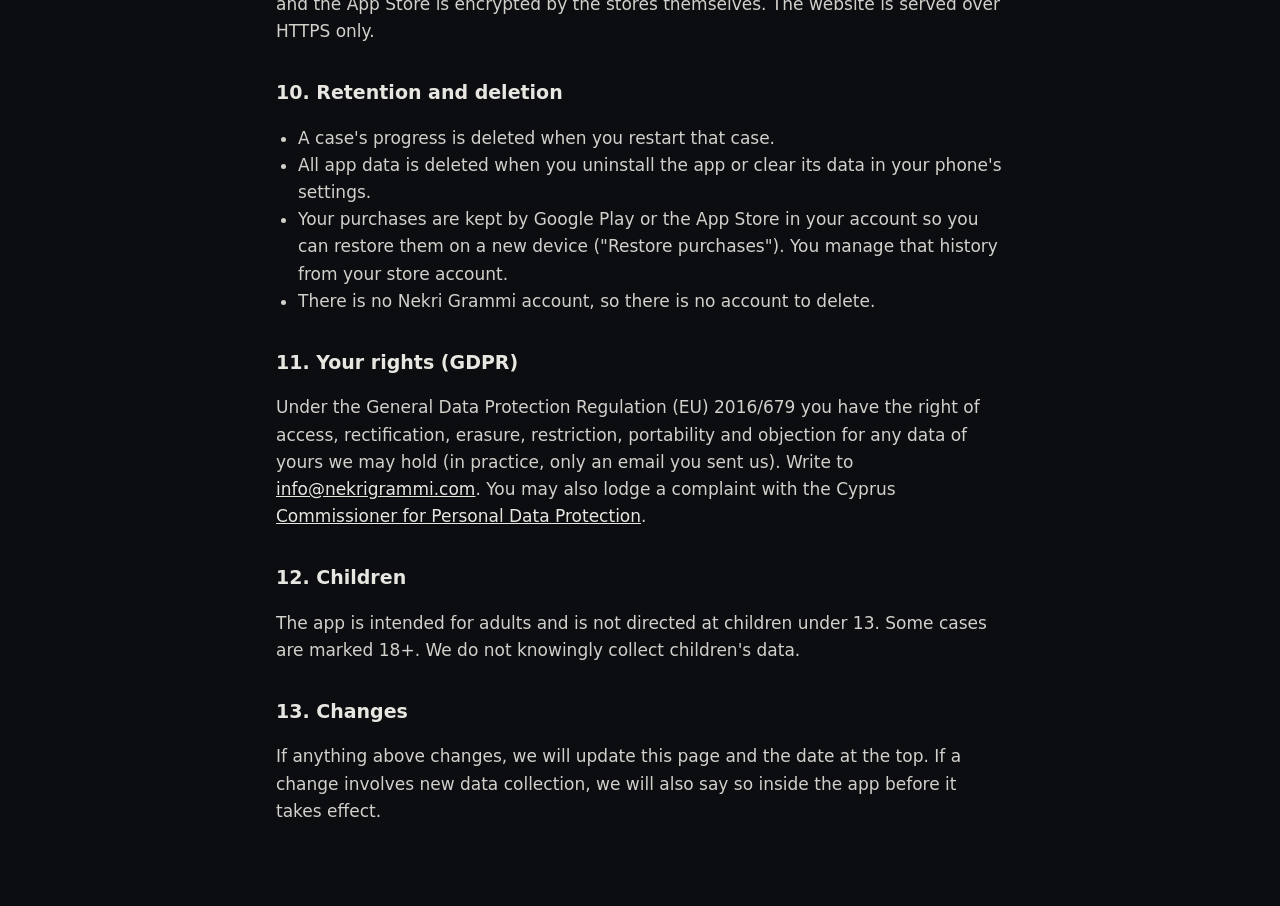
<file: privacy/index.html>
<!doctype html>
<html lang="el">
<head>
<meta charset="utf-8">
<meta name="viewport" content="width=device-width, initial-scale=1">
<title>Πολιτική απορρήτου — Νεκρή Γραμμή</title>
<meta name="description" content="Πολιτική απορρήτου της εφαρμογής και του ιστότοπου «Νεκρή Γραμμή». Privacy policy of the Nekri Grammi app and website.">
<meta name="robots" content="index,follow">
<link rel="canonical" href="https://nekrigrammi.com/privacy/">
<link rel="icon" href="/favicon.ico">
<style>
  :root { --bg:#0B0D10; --text:#E8E6E1; --muted:#9AA0A6; --accent:#B3121D; --line:#22262C; --card:#12151A; }
  * { box-sizing:border-box; }
  body { margin:0; background:var(--bg); color:var(--text); font:17px/1.6 system-ui,-apple-system,"Segoe UI",Roboto,sans-serif; }
  main { max-width:760px; margin:0 auto; padding:40px 16px 64px; }
  h1 { font-size:28px; margin:0 0 4px; }
  h2 { font-size:19px; margin:32px 0 8px; }
  p, li { color:#D2D0CB; }
  ul { padding-left:22px; }
  .muted { color:var(--muted); font-size:15px; }
  .lang { border-top:1px solid var(--line); margin-top:48px; padding-top:32px; }
  a { color:#E8E6E1; }
  .kicker { color:var(--accent); font-weight:700; letter-spacing:.08em; font-size:13px; }
  .box { background:var(--card); border:1px solid var(--line); border-radius:10px; padding:4px 18px; }
  .table { width:100%; border-collapse:collapse; font-size:15px; margin:8px 0; }
  .table th, .table td { text-align:left; vertical-align:top; padding:10px 8px; border-bottom:1px solid var(--line); color:#D2D0CB; }
  .table th { color:var(--text); font-weight:600; }
  .wrap { overflow-x:auto; }
  @media (max-width:600px) {
    .table tr:first-child { display:none; }
    .table tr { display:block; border-bottom:1px solid var(--line); padding:8px 0; }
    .table td { display:block; border:0; padding:3px 0; }
    .table td::before { content:attr(data-l); display:block; color:var(--muted); font-size:13px; }
  }
</style>
</head>
<body>
<main>
  <div class="kicker">ΝΕΚΡΗ ΓΡΑΜΜΗ</div>
  <h1>Πολιτική απορρήτου</h1>
  <p class="muted">Ισχύει από: 24 Οκτωβρίου 2026 · <a href="#en">English below</a> · <a href="/">nekrigrammi.com</a></p>

  <p>Η πολιτική αυτή αφορά την εφαρμογή «Νεκρή Γραμμή» για Android και iOS («η εφαρμογή») και τον ιστότοπο nekrigrammi.com («ο ιστότοπος»).</p>

  <h2>Με λίγα λόγια</h2>
  <div class="box">
    <ul>
      <li>Δεν υπάρχει λογαριασμός, εγγραφή ή σύνδεση.</li>
      <li>Δεν υπάρχουν διαφημίσεις, εργαλεία στατιστικών (analytics), αναφορές σφαλμάτων ή παρακολούθηση.</li>
      <li>Η εφαρμογή δεν έχει δικό μας διακομιστή. Ό,τι αποθηκεύει μένει στη συσκευή σας.</li>
      <li>Οι αγορές γίνονται μέσω Google Play ή App Store. Εμείς δεν βλέπουμε ποτέ το όνομά σας, το email σας ή τα στοιχεία πληρωμής σας.</li>
      <li>Δεν πουλάμε και δεν μοιραζόμαστε δεδομένα με κανέναν.</li>
    </ul>
  </div>

  <h2>1. Ποιοι είμαστε — επικοινωνία</h2>
  <p>Υπεύθυνος για την εφαρμογή και τον ιστότοπο: Νικόλας Θρασυβούλου (Nikolas Thrasyvoulou), Κύπρος.<br>
  Για οποιαδήποτε ερώτηση ή αίτημα για το απόρρητο: <a href="mailto:info@nekrigrammi.com">info@nekrigrammi.com</a>. Απαντάμε μέσα σε 30 ημέρες.</p>

  <h2>2. Τι δεδομένα χειρίζεται η εφαρμογή</h2>
  <div class="wrap"><table class="table">
    <tr><th>Δεδομένα</th><th>Γιατί</th><th>Πού μένουν</th><th>Κοινοποίηση</th></tr>
    <tr><td>Πρόοδος κάθε υπόθεσης (τι βρήκατε, ποιες κλήσεις ακούσατε, ο χρόνος που απομένει)</td><td>Για να συνεχίσετε από εκεί που σταματήσατε</td><td>Μόνο στη συσκευή σας</td><td>Σε κανέναν</td></tr>
    <tr><td>Ρυθμίσεις παιχνιδιού (π.χ. ταχύτητα αφήγησης)</td><td>Για να θυμάται η εφαρμογή τις επιλογές σας</td><td>Μόνο στη συσκευή σας</td><td>Σε κανέναν</td></tr>
    <tr><td>Ποιες υποθέσεις έχετε αγοράσει (κωδικοί προϊόντων)</td><td>Για να ανοίγουν οι υποθέσεις και χωρίς ίντερνετ</td><td>Αντίγραφο στη συσκευή σας· το επίσημο αρχείο το κρατά το Google Play ή το App Store</td><td>Σε κανέναν· η εφαρμογή απλώς ρωτά το κατάστημα</td></tr>
  </table></div>
  <p>Η εφαρμογή <strong>δεν</strong> ζητά και <strong>δεν</strong> έχει πρόσβαση σε: τοποθεσία, επαφές, φωτογραφίες ή αρχεία, μικρόφωνο, κάμερα, ημερολόγιο, αρχείο κλήσεων, SMS, αναγνωριστικό διαφήμισης ή άλλο αναγνωριστικό συσκευής.</p>

  <h2>3. Αγορές μέσα στην εφαρμογή</h2>
  <p>Η πρώτη υπόθεση είναι δωρεάν· οι υπόλοιπες αγοράζονται μέσα στην εφαρμογή. Η πληρωμή γίνεται εξ ολοκλήρου από το <strong>Google Play</strong> (Android) ή το <strong>App Store της Apple</strong> (iOS), με τον λογαριασμό που έχετε ήδη εκεί. Εμείς δεν λαμβάνουμε ποτέ το όνομά σας, το email σας, την κάρτα σας ή άλλα στοιχεία πληρωμής. Η εφαρμογή λαμβάνει από το κατάστημα μόνο ποιο προϊόν αγοράστηκε και αν η αγορά ολοκληρώθηκε, και επιβεβαιώνει την αγορά στο κατάστημα (όπως απαιτεί η Google). Τα στοιχεία της αγοράς τα επεξεργάζεται το κατάστημα σύμφωνα με τη δική του πολιτική: <a href="https://policies.google.com/privacy" rel="noopener">Google</a> · <a href="https://www.apple.com/legal/privacy/" rel="noopener">Apple</a>.</p>

  <h2>4. Ειδοποιήσεις</h2>
  <p>Η εφαρμογή ζητά άδεια για ειδοποιήσεις, ώστε οι «κλήσεις» των χαρακτήρων του παιχνιδιού να χτυπούν και με κλειστή οθόνη. Οι ειδοποιήσεις προγραμματίζονται τοπικά στη συσκευή από το ίδιο το παιχνίδι. Δεν χρησιμοποιούμε υπηρεσία push και δεν δημιουργείται αναγνωριστικό. Μπορείτε να αρνηθείτε ή να ανακαλέσετε την άδεια από τις ρυθμίσεις του κινητού· τότε οι κλήσεις χτυπούν μόνο όσο η εφαρμογή είναι ανοιχτή.</p>

  <h2>5. Οι «κλήσεις» του παιχνιδιού</h2>
  <p>Οι κλήσεις είναι σκηνές της ιστορίας με ηχογραφημένες φωνές. Η εφαρμογή δεν κάνει και δεν δέχεται πραγματικές τηλεφωνικές κλήσεις και δεν έχει πρόσβαση στο τηλέφωνο ή στις επαφές σας.</p>

  <h2>6. Σύνδεσμοι προς άλλους ιστότοπους</h2>
  <p>Η οθόνη «Πηγές &amp; οδηγίες» και ο ιστότοπος έχουν συνδέσμους προς άλλους ιστότοπους (π.χ. Wikimedia Commons, τα κοινωνικά μας δίκτυα). Αν πατήσετε έναν, ανοίγει στο πρόγραμμα περιήγησής σας και ισχύει η πολιτική απορρήτου εκείνου του ιστότοπου.</p>

  <h2>7. Ο ιστότοπος nekrigrammi.com</h2>
  <ul>
    <li>Δεν χρησιμοποιεί cookies, analytics ή διαφημίσεις.</li>
    <li>Το δοκιμαστικό μίνι-παιχνίδι και τα ονόματα παικτών που τυχόν γράψετε αποθηκεύονται μόνο στο πρόγραμμα περιήγησής σας (local storage). Δεν αποστέλλονται σε εμάς. Τα σβήνετε καθαρίζοντας τα δεδομένα του ιστότοπου στο πρόγραμμα περιήγησης.</li>
    <li>Ο ιστότοπος φιλοξενείται στο GitHub Pages και φορτώνει γραμματοσειρές από το Google Fonts. Όπως κάθε ιστότοπος, οι υπηρεσίες αυτές λαμβάνουν τεχνικά στοιχεία της σύνδεσης (π.χ. διεύθυνση IP, τύπο προγράμματος περιήγησης) για να σας στείλουν τη σελίδα. Δείτε: <a href="https://docs.github.com/site-policy/privacy-policies/github-general-privacy-statement" rel="noopener">GitHub</a> · <a href="https://policies.google.com/privacy" rel="noopener">Google</a>.</li>
  </ul>

  <h2>8. Αν μας στείλετε email</h2>
  <p>Αν μας γράψετε στο info@nekrigrammi.com, χρησιμοποιούμε τη διεύθυνση και το μήνυμά σας μόνο για να σας απαντήσουμε. Τα κρατάμε όσο χρειάζεται για την επικοινωνία μας και τα διαγράφουμε μετά, ή νωρίτερα αν μας το ζητήσετε.</p>

  <h2>9. Ασφάλεια</h2>
  <p>Επειδή η εφαρμογή δεν στέλνει δεδομένα σε δικό μας διακομιστή, δεν υπάρχει βάση δεδομένων με στοιχεία σας που θα μπορούσε να διαρρεύσει. Τα δεδομένα στη συσκευή προστατεύονται από την ασφάλεια του λειτουργικού συστήματος (κάθε εφαρμογή έχει δικό της, απομονωμένο χώρο). Η επικοινωνία με το Google Play και το App Store γίνεται κρυπτογραφημένα από τα ίδια τα καταστήματα. Ο ιστότοπος φορτώνεται μόνο μέσω HTTPS.</p>

  <h2>10. Πόσο κρατάμε τα δεδομένα — διαγραφή</h2>
  <ul>
    <li>Η πρόοδος μιας υπόθεσης διαγράφεται όταν την ξεκινήσετε από την αρχή.</li>
    <li>Όλα τα δεδομένα της εφαρμογής διαγράφονται όταν την απεγκαταστήσετε ή όταν καθαρίσετε τα δεδομένα της από τις ρυθμίσεις του κινητού.</li>
    <li>Τις αγορές σας τις κρατά το Google Play ή το App Store στον λογαριασμό σας, ώστε να τις επαναφέρετε σε νέα συσκευή («Επαναφορά αγορών»). Το ιστορικό αυτό το διαχειρίζεστε από τον λογαριασμό σας στο κατάστημα.</li>
    <li>Δεν υπάρχει λογαριασμός στη «Νεκρή Γραμμή», άρα δεν υπάρχει λογαριασμός προς διαγραφή.</li>
  </ul>

  <h2>11. Τα δικαιώματά σας (GDPR)</h2>
  <p>Σύμφωνα με τον Γενικό Κανονισμό για την Προστασία Δεδομένων (ΕΕ) 2016/679, έχετε δικαίωμα πρόσβασης, διόρθωσης, διαγραφής, περιορισμού, φορητότητας και εναντίωσης για όσα δεδομένα σας τυχόν έχουμε (στην πράξη, μόνο ένα email που μας στείλατε). Γράψτε μας στο <a href="mailto:info@nekrigrammi.com">info@nekrigrammi.com</a>. Έχετε επίσης δικαίωμα να υποβάλετε καταγγελία στον <a href="https://www.dataprotection.gov.cy" rel="noopener">Επίτροπο Προστασίας Δεδομένων Προσωπικού Χαρακτήρα</a> της Κύπρου.</p>

  <h2>12. Παιδιά</h2>
  <p>Η εφαρμογή απευθύνεται σε ενήλικες και δεν προορίζεται για παιδιά κάτω των 13 ετών. Ορισμένες υποθέσεις φέρουν σήμανση 18+. Δεν συλλέγουμε εν γνώσει μας δεδομένα παιδιών.</p>

  <h2>13. Αλλαγές</h2>
  <p>Αν αλλάξει κάτι από τα παραπάνω, θα ενημερώσουμε αυτή τη σελίδα και την ημερομηνία στην αρχή της. Αν η αλλαγή αφορά νέα συλλογή δεδομένων, θα το αναφέρουμε και μέσα στην εφαρμογή πριν ισχύσει.</p>

  <section class="lang" lang="en" id="en">
    <div class="kicker">NEKRI GRAMMI</div>
    <h1>Privacy policy</h1>
    <p class="muted">Effective: 24 October 2026</p>

    <p>This policy covers the «Νεκρή Γραμμή» (Nekri Grammi) app for Android and iOS ("the app") and the website nekrigrammi.com ("the website").</p>

    <h2>In short</h2>
    <div class="box">
      <ul>
        <li>There is no account, sign-up or login.</li>
        <li>There is no advertising, analytics, crash reporting or tracking.</li>
        <li>The app has no server of ours. What it stores stays on your device.</li>
        <li>Purchases go through Google Play or the App Store. We never see your name, email or payment details.</li>
        <li>We do not sell or share data with anyone.</li>
      </ul>
    </div>

    <h2>1. Who we are — contact</h2>
    <p>Responsible for the app and the website: Nikolas Thrasyvoulou, Cyprus.<br>
    For any privacy question or request: <a href="mailto:info@nekrigrammi.com">info@nekrigrammi.com</a>. We reply within 30 days.</p>

    <h2>2. Data the app handles</h2>
    <div class="wrap"><table class="table">
      <tr><th>Data</th><th>Why</th><th>Where it stays</th><th>Shared with</th></tr>
      <tr><td>Progress in each case (what you found, which calls you heard, time left)</td><td>So you can continue where you left off</td><td>Only on your device</td><td>No one</td></tr>
      <tr><td>Game settings (e.g. narration speed)</td><td>So the app remembers your choices</td><td>Only on your device</td><td>No one</td></tr>
      <tr><td>Which cases you have bought (product IDs)</td><td>So bought cases open offline too</td><td>A copy on your device; the official record is kept by Google Play or the App Store</td><td>No one; the app only asks the store</td></tr>
    </table></div>
    <p>The app does <strong>not</strong> request or access: location, contacts, photos or files, microphone, camera, calendar, call log, SMS, the advertising ID or any other device identifier.</p>

    <h2>3. In-app purchases</h2>
    <p>The first case is free; the others are bought inside the app. Payment is handled entirely by <strong>Google Play</strong> (Android) or <strong>Apple's App Store</strong> (iOS), with the account you already have there. We never receive your name, email, card or other payment details. The app receives from the store only which product was bought and whether the purchase completed, and acknowledges the purchase to the store (as Google requires). Purchase data is processed by the store under its own policy: <a href="https://policies.google.com/privacy" rel="noopener">Google</a> · <a href="https://www.apple.com/legal/privacy/" rel="noopener">Apple</a>.</p>

    <h2>4. Notifications</h2>
    <p>The app asks for notification permission so that the game characters' "calls" can ring even with the screen off. Notifications are scheduled locally on the device by the game itself. No push service is used and no identifier is created. You can refuse or withdraw the permission in your phone's settings; calls then ring only while the app is open.</p>

    <h2>5. The game's "calls"</h2>
    <p>The calls are story scenes with recorded voices. The app does not make or receive real phone calls and has no access to your phone or contacts.</p>

    <h2>6. Links to other websites</h2>
    <p>The «Πηγές &amp; οδηγίες» (Sources) screen and the website link to other websites (e.g. Wikimedia Commons, our social media). If you tap one, it opens in your browser and that site's privacy policy applies.</p>

    <h2>7. The website nekrigrammi.com</h2>
    <ul>
      <li>It uses no cookies, analytics or advertising.</li>
      <li>The demo mini-game and any player names you type are stored only in your browser (local storage). They are not sent to us. You can delete them by clearing the site's data in your browser.</li>
      <li>The website is hosted on GitHub Pages and loads fonts from Google Fonts. Like any website, these services receive technical connection data (e.g. IP address, browser type) in order to deliver the page. See: <a href="https://docs.github.com/site-policy/privacy-policies/github-general-privacy-statement" rel="noopener">GitHub</a> · <a href="https://policies.google.com/privacy" rel="noopener">Google</a>.</li>
    </ul>

    <h2>8. If you email us</h2>
    <p>If you write to info@nekrigrammi.com, we use your address and message only to reply. We keep them as long as our conversation needs and delete them afterwards, or sooner if you ask.</p>

    <h2>9. Security</h2>
    <p>Because the app sends no data to a server of ours, there is no database of your details that could leak. Data on the device is protected by the operating system's security (each app has its own isolated storage). Communication with Google Play and the App Store is encrypted by the stores themselves. The website is served over HTTPS only.</p>

    <h2>10. Retention and deletion</h2>
    <ul>
      <li>A case's progress is deleted when you restart that case.</li>
      <li>All app data is deleted when you uninstall the app or clear its data in your phone's settings.</li>
      <li>Your purchases are kept by Google Play or the App Store in your account so you can restore them on a new device ("Restore purchases"). You manage that history from your store account.</li>
      <li>There is no Nekri Grammi account, so there is no account to delete.</li>
    </ul>

    <h2>11. Your rights (GDPR)</h2>
    <p>Under the General Data Protection Regulation (EU) 2016/679 you have the right of access, rectification, erasure, restriction, portability and objection for any data of yours we may hold (in practice, only an email you sent us). Write to <a href="mailto:info@nekrigrammi.com">info@nekrigrammi.com</a>. You may also lodge a complaint with the Cyprus <a href="https://www.dataprotection.gov.cy" rel="noopener">Commissioner for Personal Data Protection</a>.</p>

    <h2>12. Children</h2>
    <p>The app is intended for adults and is not directed at children under 13. Some cases are marked 18+. We do not knowingly collect children's data.</p>

    <h2>13. Changes</h2>
    <p>If anything above changes, we will update this page and the date at the top. If a change involves new data collection, we will also say so inside the app before it takes effect.</p>
  </section>
</main>
<script>
  // On a phone each table row becomes a card; every cell carries its column's name.
  document.querySelectorAll('.table').forEach((t) => {
    const heads = [...t.rows[0].cells].map((c) => c.textContent);
    [...t.rows].slice(1).forEach((r) => [...r.cells].forEach((c, i) => c.setAttribute('data-l', heads[i])));
  });
</script>
</body>
</html>
</file>
<file: css/site.css>
/* Νεκρή Γραμμή — site. The app's identity: near-black, high contrast, one red that
   only ever means danger, green only for «Απάντηση», gold for evidence. Mobile first. */

:root {
  --bg: #0B0D10;
  --surface: #14181D;
  --raised: #1C2229;
  --border: #252C34;
  --line: #3A434D;
  --text: #E8E6E1;
  --muted: #8A9199;
  --faint: #5A616A;
  --blood: #B3121D;
  --blood-hi: #E0303C;
  --answer: #1FA855;
  --gold: #C9A227;

  --sans: 'Commissioner', system-ui, -apple-system, 'Segoe UI', Roboto, 'Noto Sans', Arial, sans-serif;
  --mono: 'JetBrains Mono', ui-monospace, 'SFMono-Regular', Consolas, 'Liberation Mono', monospace;

  --r-sm: 8px;
  --r-md: 14px;
  --r-lg: 24px;
  --gutter: 16px;
  --header: 60px;
  color-scheme: dark;
}

*, *::before, *::after { box-sizing: border-box; }
html { -webkit-text-size-adjust: 100%; scroll-behavior: smooth; scroll-padding-top: calc(var(--header) + 12px); }
body {
  margin: 0;
  background: var(--bg);
  color: var(--text);
  font: 400 17px/1.6 var(--sans);
  overflow-x: hidden;
  -webkit-font-smoothing: antialiased;
  text-rendering: optimizeLegibility;
}
/* Film grain over everything, very faint. */
body::after {
  content: '';
  position: fixed;
  inset: 0;
  pointer-events: none;
  z-index: 100;
  opacity: .05;
  background-image: url("data:image/svg+xml,%3Csvg xmlns='http://www.w3.org/2000/svg' width='160' height='160'%3E%3Cfilter id='n'%3E%3CfeTurbulence type='fractalNoise' baseFrequency='.9' numOctaves='2' stitchTiles='stitch'/%3E%3C/filter%3E%3Crect width='100%25' height='100%25' filter='url(%23n)'/%3E%3C/svg%3E");
}
img, video, svg, canvas { display: block; max-width: 100%; }
a { color: inherit; }
button, input { font: inherit; color: inherit; }
h1, h2, h3 { margin: 0; line-height: 1.1; letter-spacing: -.02em; }
h2 { font-size: clamp(30px, 5.4vw, 52px); font-weight: 800; }
h3 { font-size: 19px; font-weight: 700; }
p { margin: 0; }
.muted { color: var(--muted); }
.faint { color: var(--faint); }
.small { font-size: 13px; }
.sr-only { position: absolute; width: 1px; height: 1px; overflow: hidden; clip: rect(0 0 0 0); white-space: nowrap; }
.skip { position: absolute; left: -999px; top: 8px; z-index: 300; background: var(--text); color: var(--bg); padding: 8px 12px; border-radius: var(--r-sm); }
.skip:focus { left: 8px; }
:focus-visible { outline: 2px solid var(--gold); outline-offset: 3px; border-radius: 4px; }

.wrap { width: 100%; max-width: 1180px; margin: 0 auto; padding-inline: var(--gutter); }
.wrap.narrow { max-width: 820px; }
.kicker {
  font: 700 12px/1.4 var(--mono);
  letter-spacing: .16em;
  text-transform: uppercase;
  color: var(--gold);
  margin-bottom: 14px;
}

/* ---------- buttons ---------- */
.btn {
  display: inline-flex; align-items: center; justify-content: center; gap: 10px;
  min-height: 50px; padding: 0 22px;
  border-radius: 999px; border: 1px solid transparent;
  font-weight: 700; font-size: 16px; text-decoration: none; cursor: pointer;
  transition: transform .15s ease, background-color .2s ease, border-color .2s ease, color .2s ease;
  -webkit-tap-highlight-color: transparent;
}
.btn:active { transform: scale(.97); }
.btn[disabled] { opacity: .4; cursor: not-allowed; }
.btn-blood { background: var(--blood); color: #fff; }
.btn-blood:hover { background: var(--blood-hi); }
.btn-answer { background: var(--answer); color: #04140a; }
.btn-gold { background: var(--gold); color: #1a1405; }
.btn-ghost { background: transparent; border-color: var(--line); color: var(--text); }
.btn-ghost:hover { border-color: var(--text); }
.btn-small { min-height: 40px; padding: 0 16px; font-size: 14px; }
.btn-block { width: 100%; }
.btn svg { width: 14px; height: 14px; fill: currentColor; flex: none; }

/* ---------- header ---------- */
.site-header {
  position: fixed; inset: 0 0 auto; z-index: 50; height: var(--header);
  transition: background-color .3s ease, border-color .3s ease;
  border-bottom: 1px solid transparent;
}
.site-header.scrolled { background: rgba(11, 13, 16, .86); backdrop-filter: blur(12px); -webkit-backdrop-filter: blur(12px); border-color: var(--border); }
.header-row { height: 100%; display: flex; align-items: center; justify-content: space-between; gap: 16px; }
.brand { display: inline-flex; align-items: center; gap: 10px; text-decoration: none; }
.brand-mark { width: 40px; height: 20px; fill: none; stroke: var(--blood); stroke-width: 3.2; stroke-linecap: round; stroke-linejoin: round; }
.brand-name { font: 700 13px/1 var(--mono); letter-spacing: .2em; }
.nav { display: none; }
.nav a { text-decoration: none; color: var(--muted); font-weight: 600; font-size: 15px; transition: color .2s; }
.nav a:hover { color: var(--text); }
.nav .nav-cta { color: var(--text); }
.nav-toggle {
  width: 44px; height: 44px; border: 0; background: transparent; cursor: pointer;
  display: grid; place-content: center; gap: 7px; position: relative; z-index: 60;
}
.nav-toggle span { display: block; width: 24px; height: 2px; background: var(--text); transition: transform .25s ease; }
.nav-toggle[aria-expanded='true'] span:first-child { transform: translateY(4.5px) rotate(45deg); }
.nav-toggle[aria-expanded='true'] span:last-child { transform: translateY(-4.5px) rotate(-45deg); }
body.menu-open { overflow: hidden; }
/* A blurred header would trap the fixed menu inside its 60px: while open, the header is the menu. */
body.menu-open .site-header { height: 100vh; height: 100dvh; background: var(--bg); backdrop-filter: none; -webkit-backdrop-filter: none; }
body.menu-open .header-row { height: var(--header); align-items: center; }
body.menu-open .nav {
  display: flex; flex-direction: column; justify-content: center; align-items: flex-start; gap: 26px;
  position: fixed; inset: 0; z-index: 55; background: var(--bg); padding: 80px 28px;
}
body.menu-open .nav a { font-size: 28px; color: var(--text); font-weight: 800; }
body.menu-open .nav .nav-cta { font-size: 18px; margin-top: 12px; }

/* ---------- hero ---------- */
.hero { position: relative; min-height: 100vh; min-height: 100svh; display: flex; align-items: center; padding: calc(var(--header) + 28px) 0 120px; overflow: hidden; isolation: isolate; }
.hero-bg { position: absolute; inset: 0; z-index: -1; }
.hero-bg img { width: 100%; height: 100%; object-fit: cover; opacity: .42; animation: drift 40s ease-in-out infinite alternate; }
.hero-bg::after { content: ''; position: absolute; inset: 0; background: radial-gradient(120% 90% at 70% 40%, transparent 0%, rgba(11,13,16,.55) 55%, var(--bg) 100%), linear-gradient(to bottom, rgba(11,13,16,.6), transparent 30%, transparent 60%, var(--bg)); }
@keyframes drift { from { transform: scale(1.06) translate(0, 0); } to { transform: scale(1.14) translate(-1.5%, -1%); } }
.hero-grid { display: grid; gap: 44px; align-items: center; }
.hero h1 { font-size: clamp(64px, 17vw, 150px); font-weight: 800; letter-spacing: -.045em; line-height: .86; margin-bottom: 22px; }
.lead { font-size: clamp(18px, 2.2vw, 21px); color: #cfccc6; max-width: 34em; margin-bottom: 28px; }
.hero-actions { display: flex; flex-wrap: wrap; gap: 12px; margin-bottom: 34px; }
.facts { list-style: none; margin: 0; padding: 0; display: flex; gap: 28px; }
.facts li { display: flex; flex-direction: column; }
.facts b { font: 700 30px/1 var(--mono); }
.facts span { color: var(--muted); font-size: 14px; margin-top: 6px; }
.hero-phone { display: flex; flex-direction: column; align-items: center; gap: 14px; }
.phone-hint { font: 500 12px/1.3 var(--mono); color: var(--faint); letter-spacing: .08em; text-transform: uppercase; transition: opacity .4s; }
.pulse-line { position: absolute; left: 0; right: 0; bottom: 18px; width: 100%; height: 90px; pointer-events: none; }

/* ---------- the phone and the call ---------- */
.phone {
  position: relative; width: min(300px, 80vw, calc((100svh - 170px) * 9 / 19)); min-width: 240px; aspect-ratio: 9 / 19;
  border-radius: 46px; padding: 11px; background: #050607;
  box-shadow: 0 0 0 1px #2a3038, 0 40px 80px -20px rgba(0,0,0,.8), 0 0 120px -30px rgba(179,18,29,.0);
  transition: box-shadow .6s ease;
}
.phone[data-state='ringing'] { animation: buzz 1.6s infinite; box-shadow: 0 0 0 1px #2a3038, 0 40px 80px -20px rgba(0,0,0,.8), 0 0 140px -20px rgba(31,168,85,.35); }
.phone[data-state='call'] { box-shadow: 0 0 0 1px #2a3038, 0 40px 80px -20px rgba(0,0,0,.8), 0 0 140px -30px rgba(31,168,85,.25); }
@keyframes buzz {
  0%, 46%, 100% { transform: translate(0, 0) rotate(0); }
  2%, 10%, 18%, 26%, 34%, 42% { transform: translate(-2px, 0) rotate(-1.2deg); }
  6%, 14%, 22%, 30%, 38% { transform: translate(2px, 0) rotate(1.2deg); }
}
.phone-notch { position: absolute; top: 20px; left: 50%; transform: translateX(-50%); width: 84px; height: 22px; border-radius: 20px; background: #050607; z-index: 3; }
.phone-screen { position: relative; height: 100%; border-radius: 36px; overflow: hidden; background: linear-gradient(170deg, #161b21 0%, #0d1014 60%, #0a0c0f 100%); }

.call { position: absolute; inset: 0; display: flex; flex-direction: column; align-items: center; padding: 56px 18px 26px; text-align: center; }
.call-label { font: 600 11px/1.3 var(--mono); letter-spacing: .14em; text-transform: uppercase; color: var(--muted); }
.call-name { font-size: 22px; font-weight: 700; margin-top: 10px; line-height: 1.2; }
.call-sub { color: var(--muted); font-size: 13px; margin-top: 4px; }
.call-avatar { position: relative; width: 84px; height: 84px; border-radius: 50%; margin: 24px 0 8px; display: grid; place-items: center; background: var(--raised); border: 1px solid var(--border); font: 700 30px/1 var(--sans); color: var(--muted); flex: 0 0 auto; }
.call-avatar svg { width: 38px; height: 38px; fill: var(--muted); }
.ringing .call-avatar::before, .ringing .call-avatar::after { content: ''; position: absolute; inset: -2px; border-radius: 50%; border: 2px solid var(--answer); opacity: 0; animation: ripple 2s ease-out infinite; }
.ringing .call-avatar::after { animation-delay: 1s; }
@keyframes ripple { from { transform: scale(1); opacity: .7; } to { transform: scale(1.9); opacity: 0; } }
.call-transcript {
  flex: 1 1 auto; width: 100%; overflow-y: auto; margin: 10px 0 14px; padding: 4px 4px 30px;
  text-align: left; font-size: 15px; line-height: 1.6; color: var(--text);
  scrollbar-width: none; -webkit-mask-image: linear-gradient(to bottom, transparent 0, #000 18px, #000 calc(100% - 30px), transparent 100%); mask-image: linear-gradient(to bottom, transparent 0, #000 18px, #000 calc(100% - 30px), transparent 100%);
}
.call-transcript::-webkit-scrollbar { display: none; }
.w { opacity: 0; transition: opacity .25s ease; }
.w.on { opacity: 1; }
.sweep .w { opacity: .35; }
.sweep .w.on { opacity: 1; }
.call-spacer { flex: 1 1 auto; }
.call-actions { display: flex; justify-content: center; gap: 46px; width: 100%; }
.call-btn { display: flex; flex-direction: column; align-items: center; gap: 8px; background: none; border: 0; cursor: pointer; font-size: 12px; color: var(--muted); -webkit-tap-highlight-color: transparent; }
.call-btn i { width: 62px; height: 62px; border-radius: 50%; display: grid; place-items: center; transition: transform .15s ease, filter .2s; }
.call-btn:hover i { filter: brightness(1.12); }
.call-btn:active i { transform: scale(.92); }
.call-btn svg { width: 28px; height: 28px; fill: #fff; }
.call-btn.answer i { background: var(--answer); }
.call-btn.answer.wiggle i { animation: wiggle 1.2s ease-in-out infinite; }
@keyframes wiggle { 0%, 60%, 100% { transform: rotate(0); } 70% { transform: rotate(-14deg); } 80% { transform: rotate(14deg); } 90% { transform: rotate(-8deg); } }
.call-btn.decline i, .call-btn.hangup i { background: var(--blood); }
.call-btn.decline svg, .call-btn.hangup svg { transform: rotate(135deg); }
.call-timer { font: 500 13px/1 var(--mono); color: var(--answer); margin-top: 8px; }
.call-ended .call-timer { color: var(--muted); }
.call-note { color: var(--muted); font-size: 14px; margin-top: 18px; }
.call-cta { margin-top: auto; display: flex; flex-direction: column; gap: 10px; width: 100%; }
.lock-time { font: 700 64px/1 var(--sans); letter-spacing: -.03em; margin-top: 30px; }
.lock-date { color: var(--muted); font-size: 14px; margin-top: 6px; }
.lock-note { margin-top: auto; background: rgba(255,255,255,.05); border: 1px solid var(--border); border-radius: 18px; padding: 12px 14px; text-align: left; width: 100%; font-size: 13px; }
.lock-note b { display: block; font-size: 12px; color: var(--muted); font-weight: 600; margin-bottom: 2px; }
.missed-dot { display: inline-block; width: 8px; height: 8px; border-radius: 50%; background: var(--blood-hi); margin-right: 6px; vertical-align: middle; }

/* ---------- sections ---------- */
.section { position: relative; padding: clamp(72px, 11vw, 140px) 0; }
.section-head { max-width: 760px; margin-bottom: clamp(32px, 5vw, 56px); }
.section-head h2 { margin-bottom: 16px; }
.reveal { opacity: 0; transform: translateY(22px); transition: opacity .7s ease, transform .7s ease; }
.reveal.in { opacity: 1; transform: none; }

/* how */
.how-grid { display: grid; gap: 48px; align-items: start; }
.how-grid h2 { margin-bottom: 36px; max-width: 14em; }
.steps { list-style: none; margin: 0; padding: 0; display: grid; gap: 26px; }
.steps li { display: grid; grid-template-columns: 54px 1fr; gap: 14px; padding-bottom: 26px; border-bottom: 1px solid var(--border); }
.steps li:last-child { border-bottom: 0; }
.step-n { font: 700 15px/1.6 var(--mono); color: var(--blood-hi); }
.steps h3 { margin-bottom: 6px; }
.steps p { color: var(--muted); }
.film { margin: 0; display: flex; flex-direction: column; align-items: center; gap: 14px; }
.film-frame { width: min(320px, 82vw); aspect-ratio: 9 / 16; border-radius: 28px; overflow: hidden; background: #000; box-shadow: 0 0 0 1px var(--border), 0 30px 60px -20px rgba(0,0,0,.7); }
.film-frame video { width: 100%; height: 100%; object-fit: cover; }
.film figcaption { color: var(--faint); font-size: 14px; text-align: center; max-width: 22em; }

/* demo */
.section-demo { background: linear-gradient(to bottom, var(--bg), #0e1115 30%, #0e1115 70%, var(--bg)); }
.demo { position: relative; max-width: 1020px; margin: 0 auto; background: var(--surface); border: 1px solid var(--border); border-radius: var(--r-lg); overflow: hidden; overflow: clip; min-height: 520px; box-shadow: 0 40px 100px -40px rgba(0,0,0,.8); }
.demo-pad { padding: 22px 18px; }
.demo-file { display: grid; gap: 0; grid-template-columns: minmax(0, 1fr); }
.demo-file .cover { position: relative; aspect-ratio: 16 / 8; overflow: hidden; }
.demo-file .cover img { width: 100%; height: 100%; object-fit: cover; }
.demo-file .cover::after { content: ''; position: absolute; inset: 0; background: linear-gradient(to bottom, transparent 40%, var(--surface)); }
.demo-title { font-size: clamp(28px, 5vw, 40px); font-weight: 800; margin-bottom: 14px; }
.demo-text { font-size: 17px; line-height: 1.7; color: #d6d3cd; }
.demo-actions { display: flex; flex-wrap: wrap; gap: 12px; margin-top: 22px; }
.demo-note { margin-top: 16px; color: var(--faint); font-size: 14px; }
.demo-play { display: grid; grid-template-columns: minmax(0, 1fr); }
.demo-bar { flex-wrap: nowrap; position: sticky; top: var(--header); z-index: 5; display: flex; align-items: center; justify-content: space-between; gap: 12px; padding: 12px 18px; background: rgba(20,24,29,.94); backdrop-filter: blur(8px); -webkit-backdrop-filter: blur(8px); border-bottom: 1px solid var(--border); }
.clock { display: flex; align-items: baseline; gap: 10px; }
.clock b { font: 700 clamp(20px, 6vw, 28px)/1 var(--mono); font-variant-numeric: tabular-nums; white-space: nowrap; }
.clock span { color: var(--muted); font-size: 13px; white-space: nowrap; }
.clock.low b { color: var(--blood-hi); }
.timebar { position: absolute; left: 0; bottom: -1px; height: 2px; background: var(--gold); transition: width .6s ease; }
.demo-main { display: grid; grid-template-columns: minmax(0, 1fr); }
.demo-main > *, .demo-file > * { min-width: 0; }
.place { position: relative; }
.place-img { position: relative; aspect-ratio: 16 / 9; overflow: hidden; background: #000; }
.place-img img { width: 100%; height: 100%; object-fit: cover; animation: kb 18s ease-in-out infinite alternate; }
@keyframes kb { from { transform: scale(1.02); } to { transform: scale(1.1) translate(-1%, -1%); } }
.place-img .here { position: absolute; left: 14px; top: 14px; font: 700 11px/1 var(--mono); letter-spacing: .14em; background: rgba(0,0,0,.6); padding: 7px 10px; border-radius: 999px; color: var(--gold); }
.place-body { padding: 18px; }
.place-body h3 { font-size: 24px; margin-bottom: 8px; }
.place-body p { color: var(--muted); }
.search-btn { margin-top: 16px; }
.searched { display: inline-flex; align-items: center; gap: 8px; margin-top: 16px; color: var(--gold); font-weight: 600; font-size: 15px; }
.go { padding: 0 18px 18px; }
.go h4, .ev h4 { font: 700 12px/1 var(--mono); letter-spacing: .14em; color: var(--muted); margin: 6px 0 12px; text-transform: uppercase; }
.go-list { display: grid; gap: 10px; list-style: none; margin: 0; padding: 0; }
.go-item { display: flex; align-items: center; justify-content: space-between; gap: 12px; width: 100%; text-align: left; background: var(--raised); border: 1px solid var(--border); border-radius: var(--r-md); padding: 14px 16px; cursor: pointer; transition: border-color .2s, transform .15s; }
.go-item:hover:not([disabled]) { border-color: var(--muted); }
.go-item:active:not([disabled]) { transform: scale(.99); }
.go-item[disabled] { opacity: .45; cursor: not-allowed; }
.go-item b { font-weight: 600; }
.go-item small { display: block; color: var(--faint); font-size: 13px; margin-top: 2px; }
.cost { font: 700 15px/1 var(--mono); color: var(--gold); white-space: nowrap; }
.ev { padding: 18px; border-top: 1px solid var(--border); }
.ev-list { list-style: none; margin: 0; padding: 0; display: grid; gap: 10px; }
.ev-empty { color: var(--faint); font-size: 15px; }
.ev-item { background: var(--raised); border: 1px solid var(--border); border-left: 3px solid var(--gold); border-radius: var(--r-sm); padding: 12px 14px; animation: drop .45s ease; }
.ev-item.vm { border-left-color: var(--answer); }
@keyframes drop { from { opacity: 0; transform: translateY(-6px); } to { opacity: 1; transform: none; } }
.ev-item b { display: block; font-size: 15px; margin-bottom: 3px; }
.ev-item p { color: var(--muted); font-size: 14px; line-height: 1.55; }
.listen { margin-top: 8px; background: none; border: 0; padding: 4px 0; color: var(--gold); font: 600 13px/1 var(--sans); cursor: pointer; display: inline-flex; align-items: center; gap: 6px; }
.listen svg { width: 14px; height: 14px; fill: currentColor; }
.listen.playing { color: var(--text); }
.unmute { display: flex; margin: 0 0 10px; font-size: 15px; }
.progress { height: 2px; background: var(--border); border-radius: 2px; margin-top: 8px; overflow: hidden; }
.progress i { display: block; height: 100%; width: 0; background: var(--gold); }
.accuse-row { padding: 18px; border-top: 1px solid var(--border); display: grid; gap: 10px; }
.toast { position: fixed; left: 50%; top: calc(var(--header) + 74px); transform: translate(-50%, -12px); opacity: 0; z-index: 8; background: var(--raised); border: 1px solid var(--border); padding: 10px 16px; border-radius: 999px; font-size: 14px; white-space: nowrap; pointer-events: none; transition: opacity .3s, transform .3s; }
.toast.show { opacity: 1; transform: translate(-50%, 0); }

/* demo overlay: the call, the accusation */
body.overlay-open { overflow: hidden; }
.overlay { position: fixed; inset: 0; z-index: 80; padding-top: env(safe-area-inset-top); padding-bottom: env(safe-area-inset-bottom); background: rgba(8,10,12,.97); display: flex; align-items: stretch; justify-content: center; animation: fade .3s ease; }
@keyframes fade { from { opacity: 0; } to { opacity: 1; } }
.overlay .call { position: relative; inset: auto; max-width: 440px; width: 100%; padding-top: 40px; }
.choose { width: 100%; max-width: 640px; padding: 34px 18px; overflow-y: auto; }
.choose h3 { font-size: 26px; margin-bottom: 8px; }
.choose > p { color: var(--muted); margin-bottom: 20px; }
.choices { display: grid; gap: 10px; list-style: none; margin: 0 0 18px; padding: 0; }
.choice { width: 100%; text-align: left; background: var(--raised); border: 1px solid var(--border); border-radius: var(--r-md); padding: 16px; cursor: pointer; transition: border-color .2s; }
.choice:hover { border-color: var(--muted); }
.choice[aria-pressed='true'] { border-color: var(--blood-hi); box-shadow: inset 0 0 0 1px var(--blood-hi); }
.choice b { display: block; font-size: 17px; }
.choice small { color: var(--muted); font-size: 14px; }
.choose-actions { display: flex; flex-wrap: wrap; gap: 10px; }
.ending { width: 100%; max-width: 640px; padding: 40px 18px; overflow-y: auto; }
.ending h3 { font-size: clamp(28px, 5vw, 40px); font-weight: 800; margin: 6px 0 18px; }
.ending .call-transcript { font-size: 18px; min-height: 8em; max-height: none; overflow: visible; -webkit-mask-image: none; mask-image: none; padding: 0; margin: 0 0 22px; }
.ending .stats { display: flex; flex-wrap: wrap; gap: 22px; margin: 0 0 26px; color: var(--muted); font-size: 14px; }
.ending .stats b { display: block; font: 700 22px/1.2 var(--mono); color: var(--text); }
.ending .demo-actions { margin-top: 0; }
.verdict-solved { color: var(--answer); }
.verdict-half { color: var(--gold); }
.verdict-wrong, .verdict-time { color: var(--blood-hi); }

/* cases */
.cases-grid { display: grid; gap: 32px; }
.map-wrap { position: relative; }
.island { width: 100%; height: auto; overflow: visible; }
.island .land { fill: #12161b; stroke: #39424c; stroke-width: 1.5; }
.island .grid { stroke: #161b21; stroke-width: 1; }
.island .pin { cursor: pointer; }
.island .pin circle.dot { fill: var(--blood); stroke: var(--bg); stroke-width: 3; transition: fill .2s; }
.island .pin circle.halo { fill: none; stroke: var(--blood); stroke-width: 2; opacity: 0; transform-box: fill-box; transform-origin: center; animation: halo 2.6s ease-out infinite; }
.island .pin.demo circle.dot { fill: var(--gold); }
.island .pin.demo circle.halo { stroke: var(--gold); }
.island .pin text { font: 700 24px var(--mono); fill: var(--text); paint-order: stroke; stroke: var(--bg); stroke-width: 5px; stroke-linejoin: round; }
.island .pin text.sub { font: 600 19px var(--sans); fill: var(--muted); }
.island .pin.active circle.dot { fill: var(--gold); }
.island .pin.active text { fill: var(--gold); }
@keyframes halo { 0% { opacity: .8; transform: scale(1); } 100% { opacity: 0; transform: scale(3.2); } }
.dossiers { display: grid; gap: 16px; }
.dossier { position: relative; display: grid; grid-template-columns: 1fr; background: var(--surface); border: 1px solid var(--border); border-radius: var(--r-md); overflow: hidden; transition: border-color .25s, transform .25s; }
.dossier.active, .dossier:hover { border-color: var(--gold); }
.dossier .cover { position: relative; aspect-ratio: 16 / 8; overflow: hidden; }
.dossier .cover img { width: 100%; height: 100%; object-fit: cover; filter: saturate(.85); transition: transform .8s ease; }
.dossier:hover .cover img { transform: scale(1.05); }
.dossier .cover::after { content: ''; position: absolute; inset: 0; background: linear-gradient(to bottom, rgba(11,13,16,.1), rgba(20,24,29,.95)); }
.dossier .num { position: absolute; left: 16px; bottom: 6px; z-index: 1; font: 700 54px/1 var(--mono); color: rgba(232,230,225,.92); letter-spacing: -.04em; }
.dossier .stamp { position: absolute; right: 14px; top: 14px; z-index: 1; font: 700 12px/1 var(--mono); letter-spacing: .12em; padding: 7px 9px; border: 1.5px solid currentColor; border-radius: 4px; color: var(--blood-hi); background: rgba(11,13,16,.55); transform: rotate(4deg); }
.dossier .body { padding: 6px 16px 18px; }
.dossier .where { font: 700 11px/1.4 var(--mono); letter-spacing: .14em; color: var(--gold); text-transform: uppercase; }
.dossier h3 { font-size: 24px; margin: 6px 0 8px; }
.dossier p { color: var(--muted); font-size: 15px; }
.dossier .row { display: flex; align-items: center; justify-content: space-between; gap: 10px; margin-top: 14px; }
.play-btn { display: inline-flex; align-items: center; gap: 8px; background: none; border: 1px solid var(--line); color: var(--text); border-radius: 999px; padding: 9px 14px; cursor: pointer; font-weight: 600; font-size: 14px; transition: border-color .2s; }
.play-btn:hover { border-color: var(--text); }
.play-btn svg { width: 12px; height: 12px; fill: currentColor; }
.chip { font: 600 12px/1 var(--mono); color: var(--faint); }

/* roles */
.roles { display: grid; grid-template-columns: 1fr; gap: 12px; }
.role { background: var(--surface); border: 1px solid var(--border); border-radius: var(--r-md); padding: 20px 18px; position: relative; overflow: hidden; }
.role::before { content: ''; position: absolute; left: 0; top: 0; bottom: 0; width: 3px; background: var(--gold); }
.role .icon { width: 30px; height: 30px; stroke: var(--gold); fill: none; stroke-width: 1.8; stroke-linecap: round; stroke-linejoin: round; margin-bottom: 14px; }
.role h3 { font: 700 13px/1.3 var(--mono); letter-spacing: .14em; color: var(--gold); margin-bottom: 8px; }
.role p { font-size: 16px; }
.role small { display: block; color: var(--muted); font-size: 14px; margin-top: 6px; }
.dealer { margin-top: 28px; background: var(--surface); border: 1px solid var(--border); border-radius: var(--r-lg); padding: 22px 18px; }
.dealer-head { margin-bottom: 16px; }
.dealer-head h3 { font-size: 22px; margin-bottom: 6px; }
.dealer-form { display: flex; gap: 10px; }
.dealer-form input { flex: 1 1 auto; min-width: 0; min-height: 50px; padding: 0 16px; background: var(--raised); border: 1px solid var(--border); border-radius: 999px; font-size: 16px; }
.dealer-form input:focus { outline: none; border-color: var(--gold); }
.chips { list-style: none; margin: 14px 0; padding: 0; display: flex; flex-wrap: wrap; gap: 8px; min-height: 8px; }
.chips li { display: inline-flex; align-items: center; gap: 6px; background: var(--raised); border: 1px solid var(--border); border-radius: 999px; padding: 6px 6px 6px 14px; font-size: 15px; }
.chips button { width: 26px; height: 26px; border-radius: 50%; border: 0; background: var(--border); color: var(--muted); cursor: pointer; line-height: 1; }
.deal { list-style: none; margin: 18px 0 0; padding: 0; display: grid; gap: 10px; }
.deal li { display: grid; grid-template-columns: 1fr; gap: 2px; background: var(--raised); border: 1px solid var(--border); border-radius: var(--r-md); padding: 14px 16px; animation: flip .5s ease both; }
.deal li b { font-size: 18px; }
.deal li span { font: 700 12px/1.5 var(--mono); letter-spacing: .12em; color: var(--gold); }
.deal li small { color: var(--muted); font-size: 14px; }
@keyframes flip { from { opacity: 0; transform: perspective(600px) rotateX(-70deg); } to { opacity: 1; transform: none; } }

/* features */
.features { list-style: none; margin: 0; padding: 0; display: grid; gap: 1px; background: var(--border); border: 1px solid var(--border); border-radius: var(--r-lg); overflow: hidden; }
.features li { background: var(--bg); padding: 26px 20px; }
.features h3 { margin-bottom: 8px; }
.features p { color: var(--muted); font-size: 16px; }

/* faq */
.faq { display: grid; gap: 10px; }
.faq details { background: var(--surface); border: 1px solid var(--border); border-radius: var(--r-md); padding: 0 18px; }
.faq summary { list-style: none; cursor: pointer; padding: 18px 30px 18px 0; font-weight: 700; position: relative; }
.faq summary::-webkit-details-marker { display: none; }
.faq summary::after { content: '+'; position: absolute; right: 0; top: 50%; transform: translateY(-50%); font: 500 22px/1 var(--mono); color: var(--gold); transition: transform .2s; }
.faq details[open] summary::after { transform: translateY(-50%) rotate(45deg); }
.faq details p { color: var(--muted); padding: 0 0 18px; }

/* final */
.final { text-align: center; overflow: hidden; }
.final-inner { position: relative; display: flex; flex-direction: column; align-items: center; }
.final h2 { font-size: clamp(44px, 10vw, 110px); letter-spacing: -.04em; margin-bottom: 10px; }
.final .muted { font-size: 19px; margin-bottom: 30px; }
.pulse-line-final { position: absolute; top: 50%; transform: translateY(-50%); height: 160px; bottom: auto; opacity: .55; }
.stores { display: flex; flex-wrap: wrap; justify-content: center; gap: 12px; }
.store { display: inline-flex; align-items: center; gap: 12px; min-height: 58px; padding: 0 20px; border-radius: 14px; background: var(--text); color: var(--bg); text-decoration: none; font-weight: 700; transition: transform .15s; }
.store:hover { transform: translateY(-2px); }
.store svg { width: 24px; height: 24px; fill: currentColor; }
.store small { display: block; font-size: 11px; font-weight: 600; opacity: .7; line-height: 1.2; }
.store span { line-height: 1.2; text-align: left; }
.store.soon { background: transparent; color: var(--muted); border: 1px dashed var(--line); cursor: default; }
.follow { margin: 34px 0 0; font: 700 12px/1.4 var(--mono); letter-spacing: .16em; text-transform: uppercase; color: var(--muted); }
.follow + .social { margin-top: 12px; }
.faq details a { color: var(--gold); }
.social { list-style: none; margin: 26px 0 0; padding: 0; display: flex; flex-wrap: wrap; justify-content: center; gap: 10px; }
.social:empty { display: none; }
.social a { width: 46px; height: 46px; border-radius: 50%; display: grid; place-items: center; border: 1px solid var(--line); transition: border-color .2s, color .2s; color: var(--muted); }
.social a:hover { border-color: var(--text); color: var(--text); }
.social svg { width: 20px; height: 20px; fill: currentColor; }

/* footer */
.site-footer { border-top: 1px solid var(--border); padding: 30px 0 40px; }
.footer-row { display: flex; flex-direction: column; align-items: center; gap: 18px; text-align: center; }
.footer-brand { display: inline-flex; align-items: center; gap: 10px; font: 700 13px/1 var(--mono); letter-spacing: .2em; }
.site-footer .social { margin: 0; }

/* modal */
.modal { width: min(920px, calc(100% - 24px)); max-height: calc(100% - 24px); padding: 0; border: 1px solid var(--border); border-radius: var(--r-lg); background: var(--surface); color: var(--text); }
.modal::backdrop { background: rgba(0,0,0,.82); backdrop-filter: blur(4px); }
.modal-inner { position: relative; padding: 22px 18px 18px; }
.modal h3 { font-size: 24px; margin-bottom: 10px; padding-right: 40px; }
.modal-close { position: absolute; right: 10px; top: 10px; width: 42px; height: 42px; border-radius: 50%; border: 1px solid var(--line); background: transparent; font-size: 24px; cursor: pointer; line-height: 1; }
.warning { color: var(--muted); font-size: 14px; border-left: 2px solid var(--blood); padding-left: 12px; margin-bottom: 14px; }
.modal-video { aspect-ratio: 16 / 9; background: #000; border-radius: var(--r-md); overflow: hidden; }
.modal-video video { width: 100%; height: 100%; }

/* ---------- wider screens ---------- */
@media (min-width: 560px) {
  .roles { grid-template-columns: 1fr 1fr; }
  .features { grid-template-columns: 1fr 1fr; }
  .deal { grid-template-columns: 1fr 1fr; }
}
@media (min-width: 720px) {
  :root { --gutter: 28px; --header: 68px; }
  .demo-pad { padding: 30px; }
  .place-body, .go, .ev, .accuse-row { padding-left: 24px; padding-right: 24px; }
  .dealer { padding: 28px; }
  .modal-inner { padding: 28px; }
  .dossier { grid-template-columns: 200px 1fr; }
  .dossier .cover { aspect-ratio: auto; min-height: 100%; }
  .dossier .cover::after { background: linear-gradient(to right, transparent 40%, rgba(20,24,29,.9)); }
  .dossier .body { padding: 18px 20px 18px 4px; }
}
@media (min-width: 960px) {
  .nav { display: flex; align-items: center; gap: 26px; }
  .nav-toggle { display: none; }
  .hero-grid { grid-template-columns: 1.15fr .85fr; gap: 60px; }
  .how-grid { grid-template-columns: 1.2fr .8fr; gap: 80px; }
  .film { position: sticky; top: calc(var(--header) + 30px); }
  .demo-main { grid-template-columns: minmax(0, 1.35fr) minmax(0, 1fr); }
  .demo-main .side { border-left: 1px solid var(--border); display: flex; flex-direction: column; }
  .demo-main .side .ev { border-top: 0; flex: 1 1 auto; }
  .demo-file { grid-template-columns: minmax(0, 1fr) minmax(0, 1fr); }
  .demo-file .cover { aspect-ratio: auto; min-height: 100%; }
  .demo-file .cover::after { background: linear-gradient(to right, transparent 50%, var(--surface)); }
  .demo-file .demo-pad { padding: 44px 40px; }
  .cases-grid { grid-template-columns: 1.1fr 1fr; gap: 48px; align-items: start; }
  .map-wrap { position: sticky; top: calc(var(--header) + 40px); }
  .roles { grid-template-columns: repeat(4, 1fr); }
  .features { grid-template-columns: repeat(3, 1fr); }
  .footer-row { flex-direction: row; justify-content: space-between; text-align: left; }
  .footer-row p { max-width: 30em; text-align: right; }
}
@media (hover: none) {
  .dossier:hover { border-color: var(--border); }
  .dossier.active { border-color: var(--gold); }
}
@media (prefers-reduced-motion: reduce) {
  html { scroll-behavior: auto; }
  *, *::before, *::after { animation-duration: .001s !important; animation-iteration-count: 1 !important; transition-duration: .001s !important; }
  .reveal { opacity: 1; transform: none; }
}

/* ---------- mini-case: additions ---------- */
.music { padding: 0 14px; }
@media (max-width: 480px) {
  .music .lbl { display: none; }
  .demo-bar { padding: 10px 12px; gap: 8px; }
  .clock { gap: 6px; }
  .clock span { font-size: 11px; }
}
.demo-date { font: 600 13px/1.4 var(--mono); color: var(--muted); letter-spacing: .06em; margin: -6px 0 14px; }
.btn.last, .go-item.last { border-color: var(--blood-hi); }
.btn-gold.last { background: transparent; color: var(--blood-hi); border-color: var(--blood-hi); }
.go-item.last .cost { color: var(--blood-hi); }
.island-mini { max-width: 420px; margin: 0 0 14px; }
.ev-actions { display: flex; flex-wrap: wrap; gap: 4px 18px; }
.ev-item.cam { border-left-color: var(--text); }
.people-h { margin-top: 22px !important; }
.people { list-style: none; margin: 0; padding: 0; display: flex; flex-wrap: wrap; gap: 8px; }
.people li { background: var(--raised); border: 1px solid var(--border); border-radius: 10px; padding: 8px 12px; font-size: 14px; animation: drop .45s ease; }
.people li b { display: block; font-weight: 600; }
.people li small { color: var(--muted); font-size: 12px; }
.people li.victim { border-color: #3a2226; }
.people li.victim b::before { content: '† '; color: var(--blood-hi); }
.call-host { position: relative; width: 100%; max-width: 440px; display: flex; }

/* the camera screen */
.cctv { width: 100%; max-width: 980px; margin: auto; padding: 18px; display: grid; gap: 16px; align-content: center; overflow-y: auto; }
.cctv-stage { position: relative; aspect-ratio: 1344 / 768; background: #000; border-radius: 10px; overflow: hidden; box-shadow: 0 0 0 1px var(--border); }
.cctv-stage video { width: 100%; height: 100%; object-fit: cover; }
.hud { position: absolute; left: 0; right: 0; display: flex; justify-content: space-between; gap: 10px; padding: 10px 12px; font: 700 clamp(10px, 1.6vw, 14px)/1.2 var(--mono); letter-spacing: .08em; color: #f2f2f2; text-shadow: 0 1px 2px #000, 0 0 6px rgba(0,0,0,.8); pointer-events: none; }
.hud-top { top: 0; }
.hud-bottom { bottom: 0; }
.hud .tc { font-size: clamp(13px, 2.2vw, 20px); font-variant-numeric: tabular-nums; }
.rec { display: inline-flex; align-items: center; gap: 6px; }
.rec i { width: 9px; height: 9px; border-radius: 50%; background: #ff2b2b; animation: rec 1.4s steps(1) infinite; }
@keyframes rec { 50% { opacity: 0; } }
.cctv-event { position: absolute; left: 50%; bottom: 44px; transform: translateX(-50%); background: rgba(179,18,29,.88); color: #fff; font: 700 clamp(10px, 1.5vw, 13px)/1.3 var(--mono); letter-spacing: .1em; padding: 7px 12px; border-radius: 4px; white-space: nowrap; max-width: 92%; overflow: hidden; text-overflow: ellipsis; animation: fade .3s ease; }
.cctv-caption .kicker { margin-bottom: 6px; }
.cctv-caption p { color: var(--muted); }
.cctv-caption .demo-actions { margin-top: 14px; }

/* the call coming down from the top of a phone's screen */
.heads-up {
  position: fixed; left: 10px; right: 10px; top: calc(10px + env(safe-area-inset-top)); z-index: 90;
  display: flex; align-items: center; gap: 12px; padding: 10px 10px 10px 12px;
  background: rgba(28, 34, 41, .96); border: 1px solid var(--line); border-radius: 22px;
  box-shadow: 0 18px 40px -10px rgba(0,0,0,.8); backdrop-filter: blur(10px); -webkit-backdrop-filter: blur(10px);
  transform: translateY(calc(-100% - 30px)); transition: transform .45s cubic-bezier(.2,.9,.3,1.2);
  max-width: 460px; margin: 0 auto;
}
.heads-up.show { transform: none; }
.heads-up .call-avatar { width: 42px; height: 42px; margin: 0; }
.heads-up .call-avatar svg { width: 22px; height: 22px; }
.hu-text { flex: 1 1 auto; min-width: 0; display: flex; flex-direction: column; }
.hu-text b { font-size: 15px; }
.hu-text span { font-size: 12px; color: var(--muted); white-space: nowrap; overflow: hidden; text-overflow: ellipsis; }
.hu-btn { width: 46px; height: 46px; border-radius: 50%; border: 0; display: grid; place-items: center; cursor: pointer; flex: none; }
.hu-btn svg { width: 22px; height: 22px; fill: #fff; }
.hu-btn.decline { background: var(--blood); }
.hu-btn.decline svg { transform: rotate(135deg); }
.hu-btn.answer { background: var(--answer); animation: wiggle 1.2s ease-in-out infinite; }

/* stores and profiles, kept quiet: header (desktop), a line under the hero, the menu (phones) */
.nav-social { display: none; list-style: none; margin: 0; padding: 0; gap: 2px; }
.nav-social a, .hero-social a { width: 34px; height: 34px; display: grid; place-items: center; border-radius: 50%; color: var(--faint); transition: color .2s, background-color .2s; }
.nav-social a:hover, .hero-social a:hover { color: var(--text); background: rgba(255,255,255,.06); }
.nav-social svg, .hero-social svg { width: 17px; height: 17px; fill: currentColor; }
.hero-links { display: flex; flex-wrap: wrap; align-items: center; gap: 10px 18px; margin-top: 26px; padding-top: 18px; border-top: 1px solid rgba(255,255,255,.07); max-width: 34em; }
.hero-links[hidden] { display: none; }
.hero-stores { display: inline-flex; align-items: center; gap: 8px; color: var(--muted); text-decoration: none; font-size: 13px; transition: color .2s; }
.hero-stores:hover { color: var(--text); }
.hero-stores svg { width: 15px; height: 15px; fill: currentColor; opacity: .85; }
.hero-stores span { margin-left: 2px; }
.hero-social { display: flex; list-style: none; margin: 0 0 0 -8px; padding: 0; gap: 2px; }
body.menu-open .nav-social { display: flex; margin-top: 18px; gap: 6px; }
body.menu-open .nav-social a { width: 44px; height: 44px; border: 1px solid var(--line); color: var(--muted); }
@media (min-width: 960px) {
  .nav-social { display: flex; margin-right: -8px; }
}

/* launch day: the store buttons under the hero's buttons */
.hero-badges { display: flex; flex-wrap: wrap; gap: 10px; margin: -14px 0 30px; }
.hero-badges[hidden] { display: none; }
.store-small { min-height: 48px; padding: 0 16px; border-radius: 12px; font-size: 15px; }
.store-small svg { width: 20px; height: 20px; }
.hero-stores[hidden] { display: none; }

/* «Κατεβάστε» always in sight: in the bar on phones (beside the menu), last in the nav on desktop */
.header-get { margin-left: auto; min-height: 38px; padding: 0 14px; font-size: 14px; }
.nav-toggle { margin-left: 4px; }
body.menu-open .header-get { visibility: hidden; }
body.menu-open .nav .nav-play, body.menu-open .nav .nav-cta { font-size: 18px; min-height: 50px; padding: 0 22px; }
body.menu-open .nav .nav-play { margin-top: 12px; }
@media (max-width: 359px) { .brand-name { display: none; } }
@media (min-width: 960px) {
  .header-get { display: none; }
  .nav .nav-play { color: var(--text); }
  .nav .nav-cta { color: #fff; }
}

/* Medium screens (most laptops, 960–1099 px): not enough room for the full menu, so the
   bar works as on a phone (name, «Κατεβάστε», menu). Social icons in the bar only from 1200. */
.btn, .nav a, .brand-name { white-space: nowrap; }
@media (min-width: 960px) and (max-width: 1099px) {
  .nav { display: none; }
  .nav-toggle { display: grid; }
  .header-get { display: inline-flex; }
}
@media (min-width: 960px) and (max-width: 1199px) {
  .nav-social { display: none; }
  .nav { gap: 22px; }
}
body.menu-open .nav-social { display: flex; }
</file>
